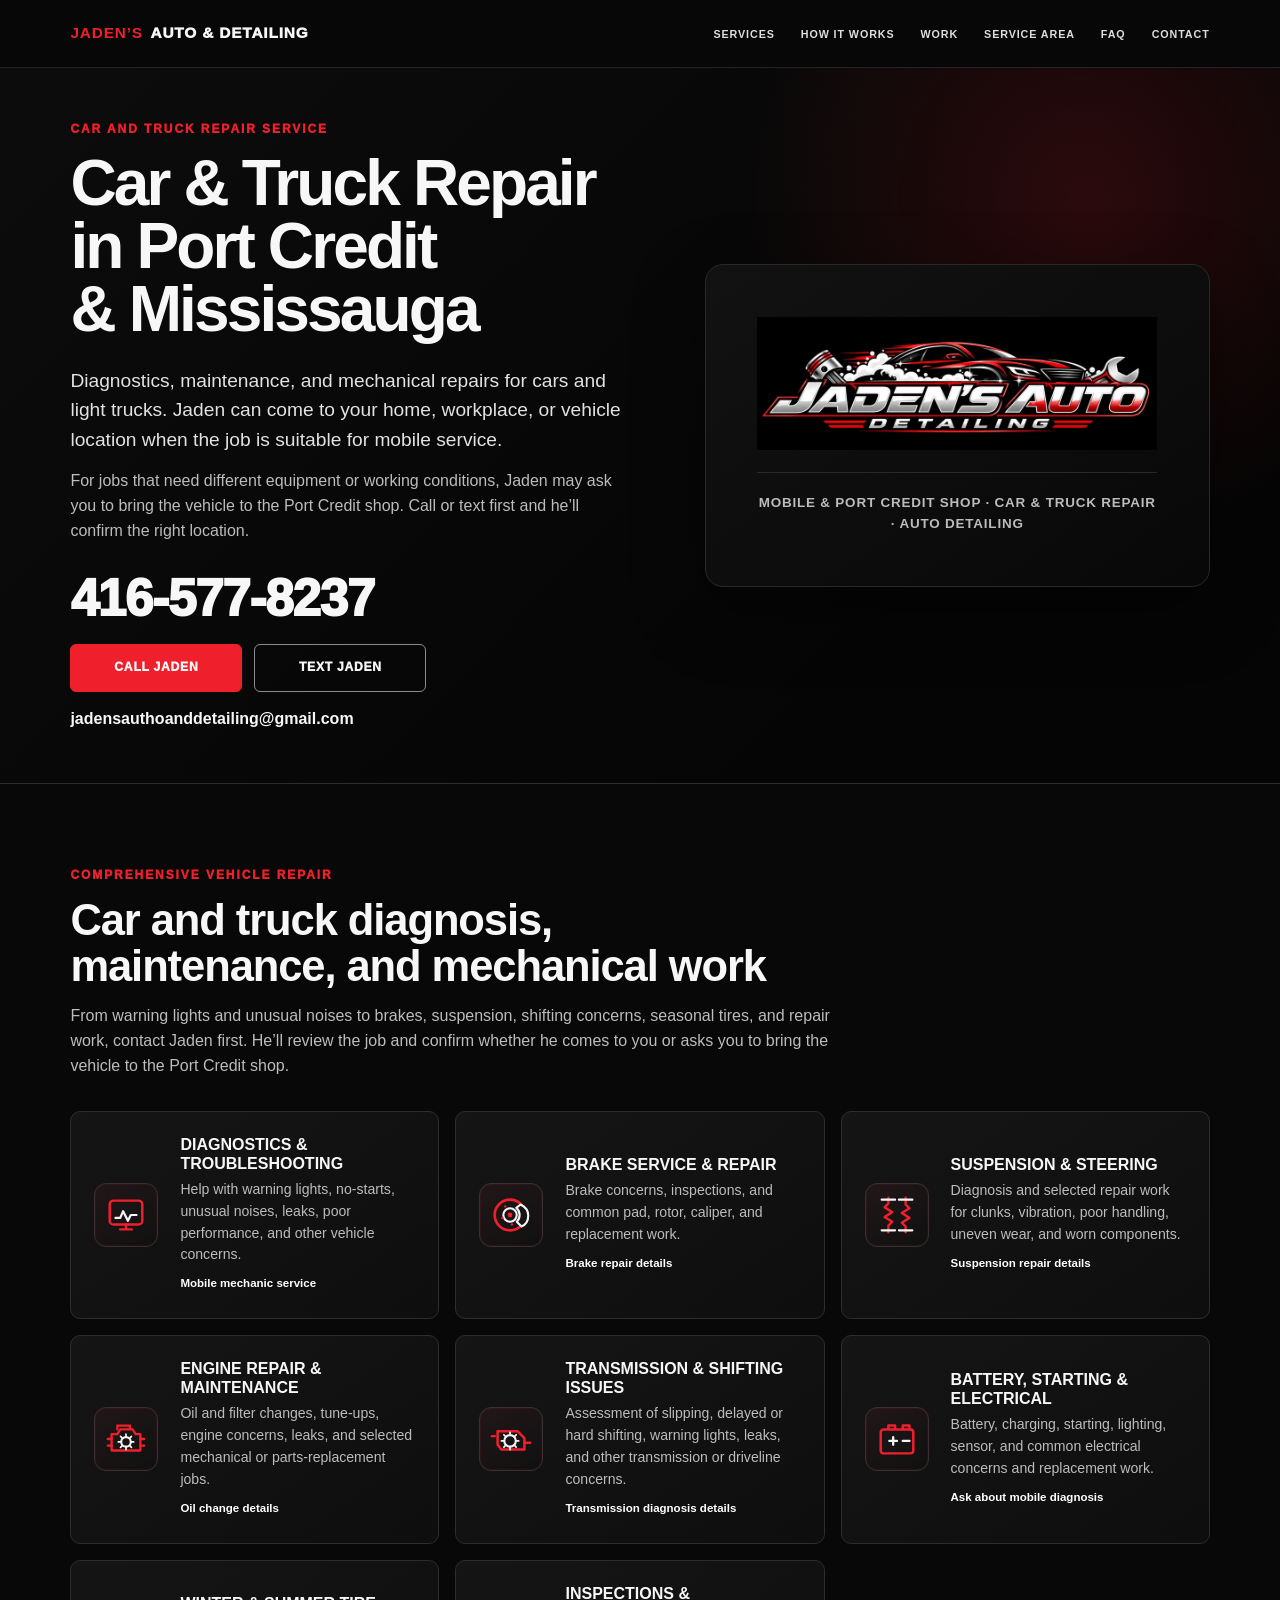
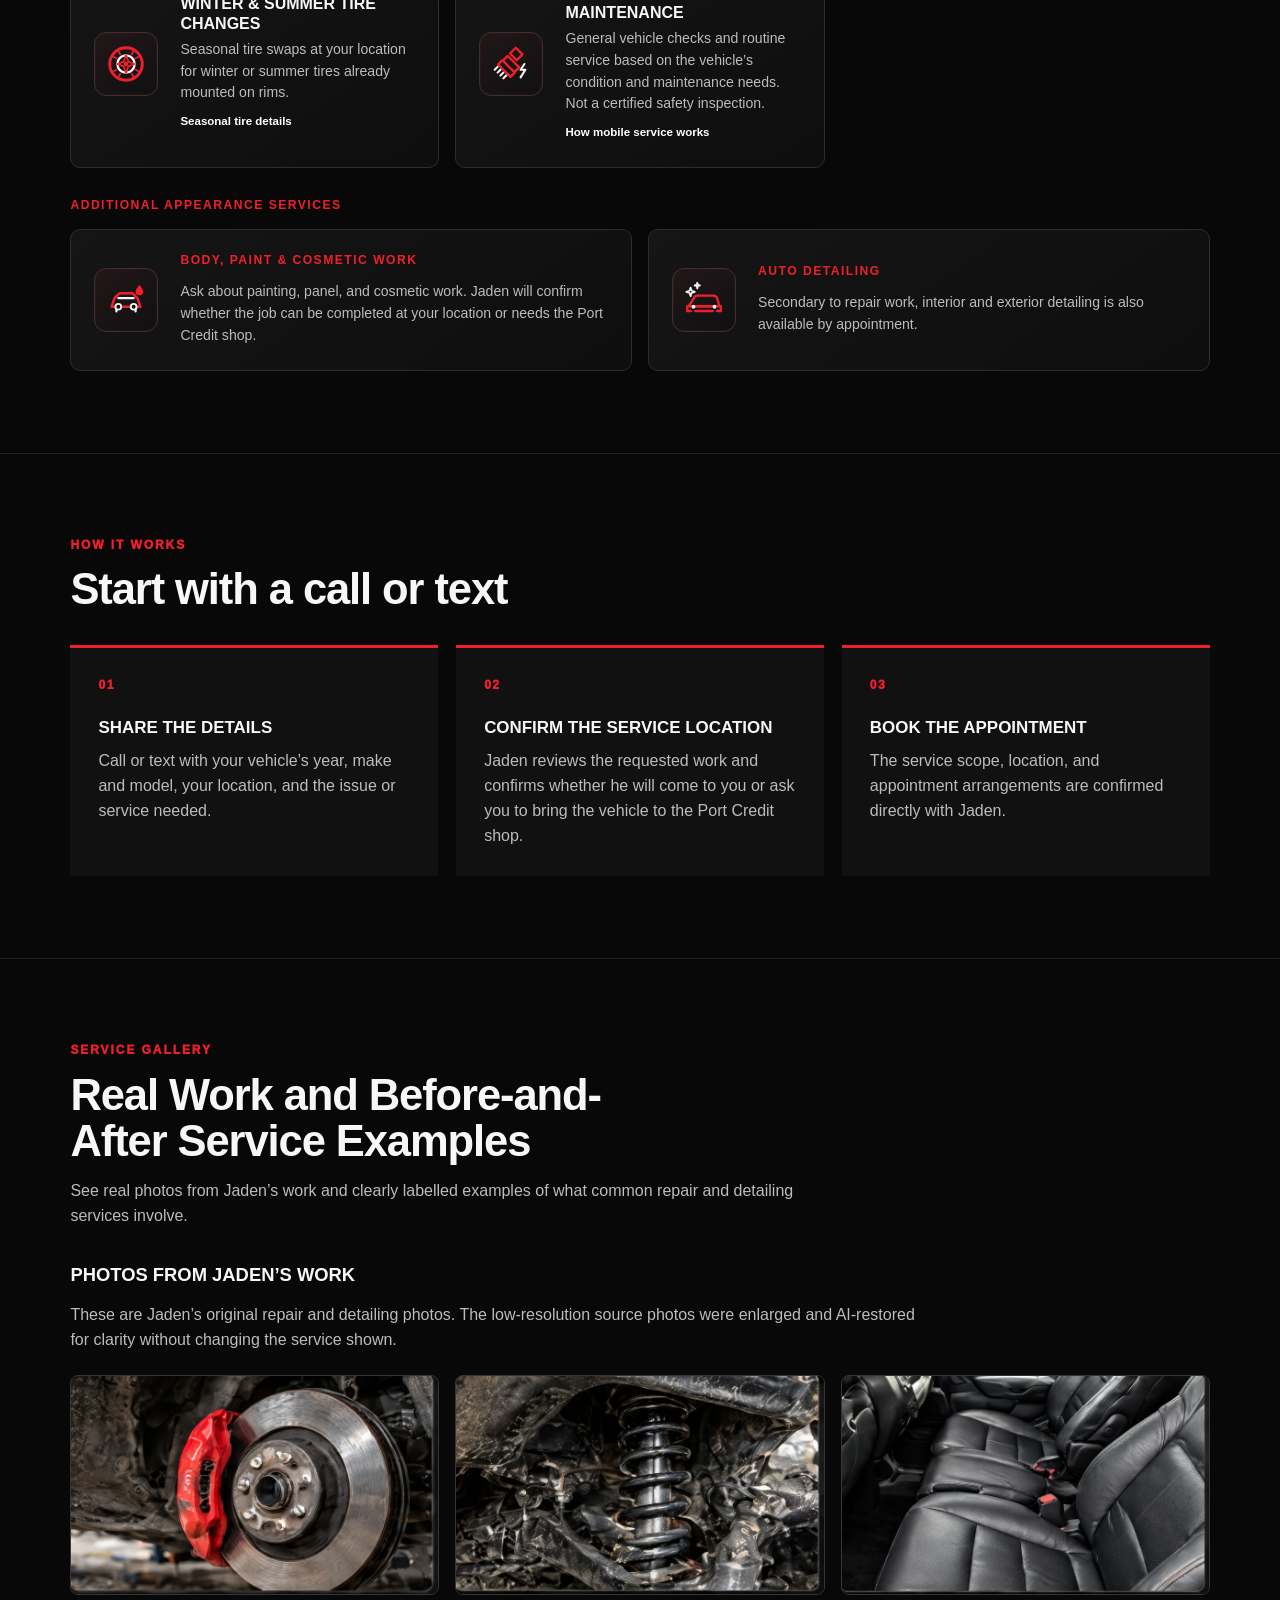
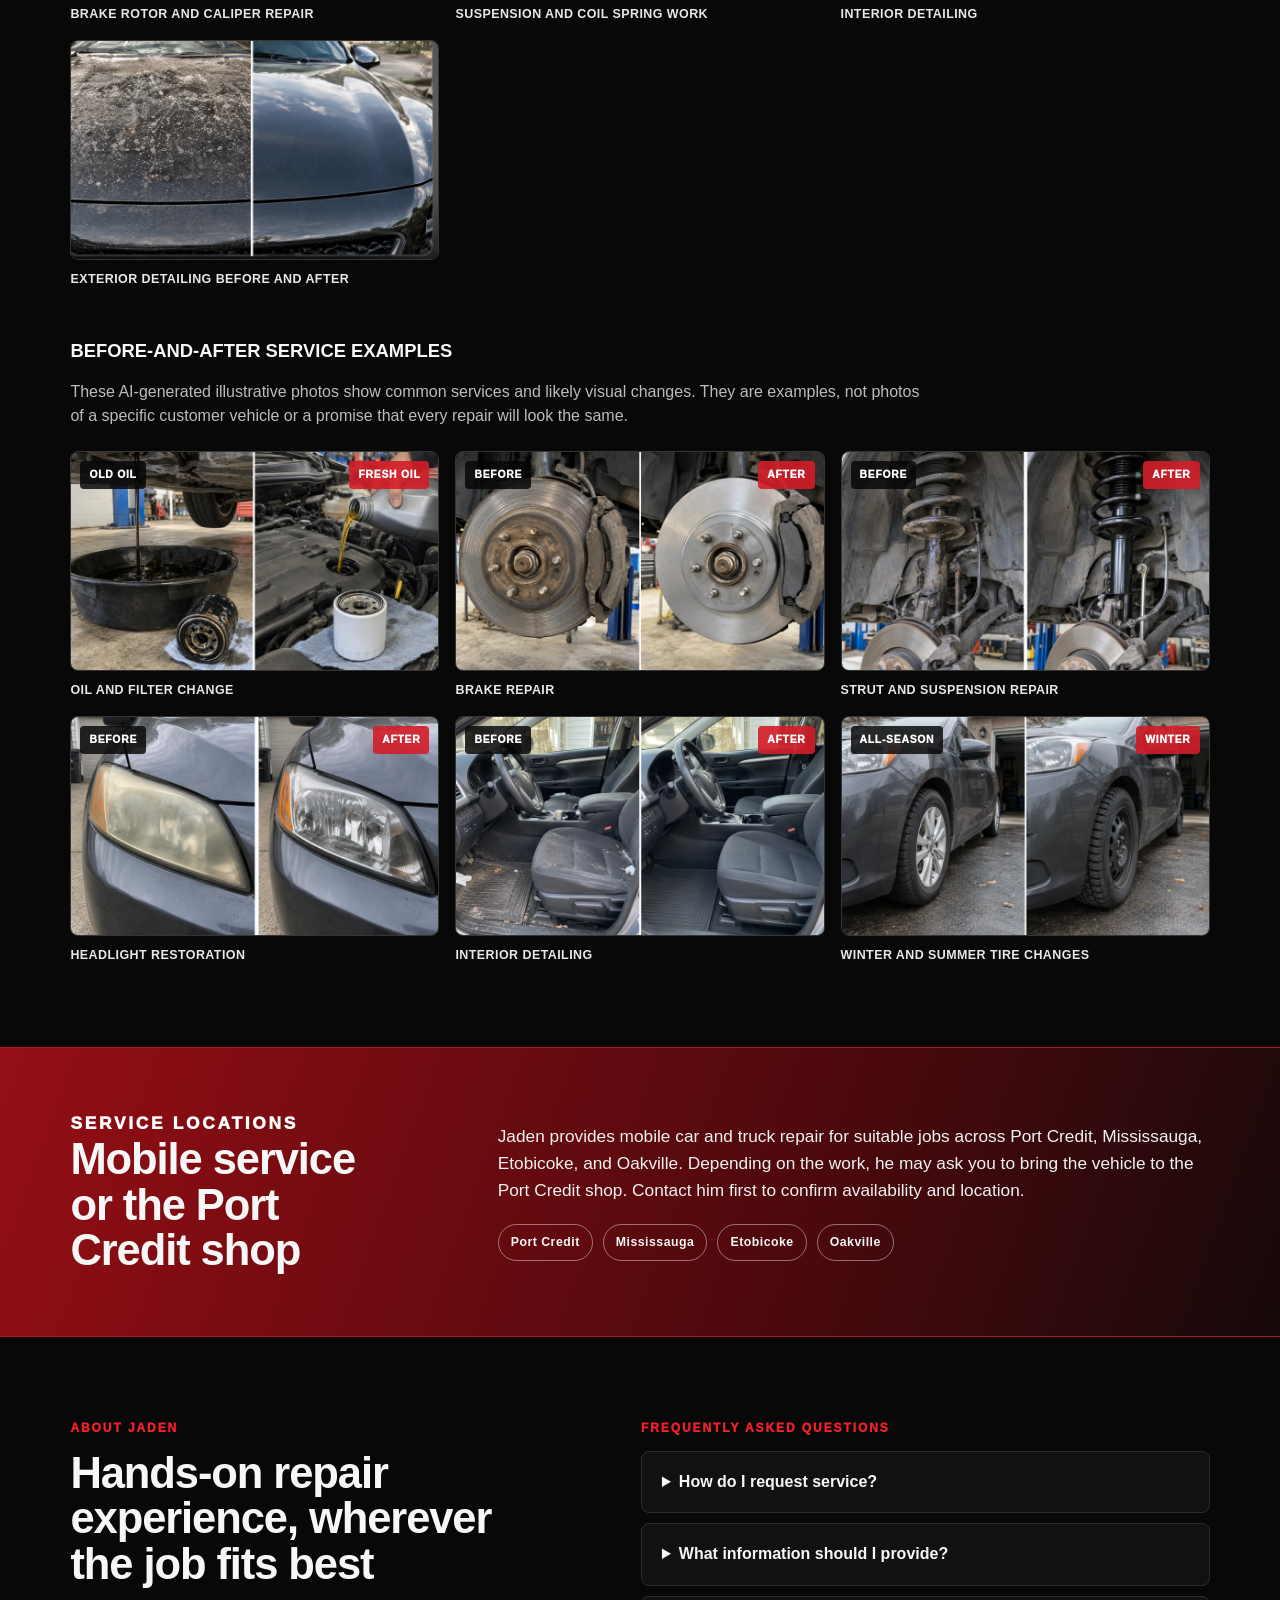
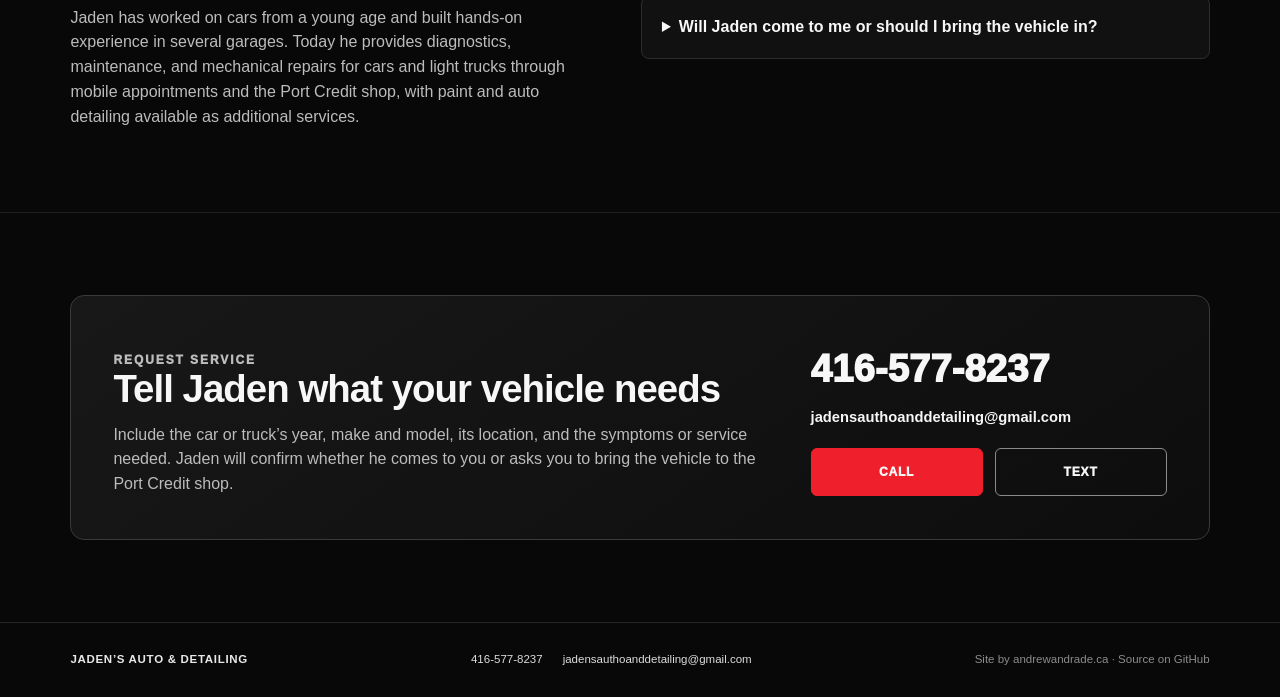
<file: index.html>
<!doctype html>
<html lang="en-CA">
<head>
  <meta charset="utf-8">
  <meta name="viewport" content="width=device-width, initial-scale=1">
  <meta name="theme-color" content="#080808">
  <title>Car &amp; Truck Repair Port Credit &amp; Mississauga | Jaden’s</title>
  <meta name="description" content="Car and truck repair in Port Credit and Mississauga. Jaden can come to you for suitable jobs or ask you to bring the vehicle to the Port Credit shop.">
  <link rel="canonical" href="https://jadens-auto-and-detailing.github.io/">
  <link rel="icon" href="/assets/favicon.svg" type="image/svg+xml">
  <meta property="og:type" content="website">
  <meta property="og:site_name" content="Jaden’s Auto &amp; Detailing">
  <meta property="og:title" content="Car &amp; Truck Repair Port Credit &amp; Mississauga | Jaden’s">
  <meta property="og:description" content="Car and truck diagnostics and repair, completed at your location when suitable or at the Port Credit shop.">
  <meta property="og:url" content="https://jadens-auto-and-detailing.github.io/">
  <meta property="og:image" content="https://jadens-auto-and-detailing.github.io/assets/social-preview.jpg">
  <meta property="og:image:width" content="1200">
  <meta property="og:image:height" content="630">
  <meta property="og:image:alt" content="Jaden’s Auto &amp; Detailing mobile mechanic contact information">
  <meta name="twitter:card" content="summary_large_image">
  <meta name="twitter:title" content="Car &amp; Truck Repair Port Credit &amp; Mississauga">
  <meta name="twitter:description" content="Car and truck repair at your location when suitable or at the Port Credit shop.">
  <meta name="twitter:image" content="https://jadens-auto-and-detailing.github.io/assets/social-preview.jpg">
  <script type="application/ld+json">
  {
    "@context": "https://schema.org",
    "@type": "AutoRepair",
    "@id": "https://jadens-auto-and-detailing.github.io/#business",
    "name": "Jaden's Auto & Detailing",
    "url": "https://jadens-auto-and-detailing.github.io/",
    "logo": "https://jadens-auto-and-detailing.github.io/assets/jadens-auto-detailing-logo.webp",
    "image": "https://jadens-auto-and-detailing.github.io/assets/social-preview.jpg",
    "telephone": "+1-416-577-8237",
    "email": "jadensauthoanddetailing@gmail.com",
    "areaServed": [
      {"@type": "Place", "name": "Port Credit"},
      {"@type": "City", "name": "Mississauga"},
      {"@type": "City", "name": "Etobicoke"},
      {"@type": "City", "name": "Oakville"}
    ],
    "hasOfferCatalog": {
      "@type": "OfferCatalog",
      "name": "Mobile and Port Credit shop car and truck repair services",
      "itemListElement": [
        {"@type": "Offer", "itemOffered": {"@type": "Service", "name": "Car and truck diagnostics and troubleshooting", "url": "https://jadens-auto-and-detailing.github.io/services/mobile-mechanic/"}},
        {"@type": "Offer", "itemOffered": {"@type": "Service", "name": "Oil and filter changes", "url": "https://jadens-auto-and-detailing.github.io/services/oil-change/"}},
        {"@type": "Offer", "itemOffered": {"@type": "Service", "name": "Brake service", "url": "https://jadens-auto-and-detailing.github.io/services/brake-repair/"}},
        {"@type": "Offer", "itemOffered": {"@type": "Service", "name": "Suspension and steering service", "url": "https://jadens-auto-and-detailing.github.io/services/suspension-repair/"}},
        {"@type": "Offer", "itemOffered": {"@type": "Service", "name": "Engine repair and routine maintenance"}},
        {"@type": "Offer", "itemOffered": {"@type": "Service", "name": "Transmission and shifting issue diagnosis", "url": "https://jadens-auto-and-detailing.github.io/services/transmission-diagnostics/"}},
        {"@type": "Offer", "itemOffered": {"@type": "Service", "name": "Battery, starting and electrical service"}},
        {"@type": "Offer", "itemOffered": {"@type": "Service", "name": "Winter and summer tire changes on mounted rims", "url": "https://jadens-auto-and-detailing.github.io/services/seasonal-tire-changes/"}},
        {"@type": "Offer", "itemOffered": {"@type": "Service", "name": "Body, paint and cosmetic work"}},
        {"@type": "Offer", "itemOffered": {"@type": "Service", "name": "Auto detailing"}}
      ]
    },
    "contactPoint": {
      "@type": "ContactPoint",
      "telephone": "+1-416-577-8237",
      "email": "jadensauthoanddetailing@gmail.com",
      "contactType": "customer service"
    }
  }
  </script>
  <style>
    :root {
      --bg: #080808;
      --panel: #111;
      --panel-soft: #171717;
      --text: #f7f7f7;
      --muted: #bcbcbc;
      --line: #2d2d2d;
      --red: #ef202b;
      --red-dark: #8f0c13;
      --max: 1280px;
    }

    * { box-sizing: border-box; }
    html { scroll-behavior: smooth; }
    body {
      margin: 0;
      background: var(--bg);
      color: var(--text);
      font-family: Inter, Arial, Helvetica, sans-serif;
      line-height: 1.55;
    }
    img { display: block; max-width: 100%; }
    section[id] { scroll-margin-top: 78px; }
    a { color: inherit; text-decoration: none; }
    a:focus-visible, summary:focus-visible {
      outline: 3px solid #fff;
      outline-offset: 4px;
      border-radius: 3px;
    }
    .skip-link {
      position: fixed;
      left: 16px;
      top: -80px;
      z-index: 200;
      padding: 10px 14px;
      background: #fff;
      color: #000;
      font-weight: 900;
    }
    .skip-link:focus { top: 12px; }
    .shell { width: min(var(--max), 89vw); margin-inline: auto; }

    .site-header {
      position: sticky;
      top: 0;
      z-index: 80;
      min-height: 68px;
      display: flex;
      align-items: center;
      justify-content: space-between;
      gap: 28px;
      padding: 0 5.5vw;
      border-bottom: 1px solid #242424;
      background: rgba(8, 8, 8, .96);
      backdrop-filter: blur(12px);
    }
    .brand-wordmark {
      white-space: nowrap;
      text-transform: uppercase;
      letter-spacing: .055em;
      font-size: .96rem;
      font-weight: 950;
    }
    .brand-wordmark strong { color: var(--red); margin-right: .2em; }
    .site-nav { display: flex; align-items: center; gap: 26px; }
    .site-nav a {
      padding: 23px 0 20px;
      border-bottom: 2px solid transparent;
      color: #dedede;
      font-size: .67rem;
      font-weight: 900;
      letter-spacing: .085em;
      text-transform: uppercase;
    }
    .site-nav a:hover, .site-nav a:focus-visible { color: #fff; border-bottom-color: var(--red); }

    .hero {
      background:
        radial-gradient(circle at 85% 18%, rgba(239, 32, 43, .16), transparent 28%),
        linear-gradient(135deg, #0c0c0c, #050505 72%);
      border-bottom: 1px solid var(--line);
    }
    .hero-grid {
      min-height: 620px;
      display: grid;
      grid-template-columns: 1.05fr .95fr;
      align-items: center;
      gap: clamp(36px, 6vw, 90px);
      padding: 52px 0;
    }
    .eyebrow, .section-label {
      margin: 0 0 13px;
      color: var(--red);
      font-size: .75rem;
      font-weight: 950;
      letter-spacing: .16em;
      text-transform: uppercase;
    }
    h1 {
      max-width: 780px;
      margin: 0;
      font-size: clamp(2.65rem, 5vw, 4.6rem);
      line-height: .99;
      letter-spacing: -.045em;
      text-wrap: balance;
    }
    .hero-summary {
      max-width: 730px;
      margin: 24px 0 0;
      color: #e2e2e2;
      font-size: clamp(1.02rem, 1.5vw, 1.2rem);
    }
    .hero-next {
      max-width: 700px;
      margin: 14px 0 0;
      color: var(--muted);
    }
    .hero-contact { margin-top: 30px; }
    .hero-phone {
      display: inline-block;
      font-size: clamp(2rem, 4vw, 3.45rem);
      line-height: 1;
      font-weight: 950;
      letter-spacing: -.025em;
    }
    .hero-phone:hover, .email-link:hover, .footer-contact a:hover { text-decoration: underline; text-decoration-color: var(--red); text-underline-offset: 5px; }
    .actions { display: flex; flex-wrap: wrap; gap: 12px; margin-top: 19px; }
    .btn {
      min-width: 172px;
      min-height: 48px;
      display: inline-flex;
      align-items: center;
      justify-content: center;
      padding: 11px 20px;
      border: 1px solid #8b8b8b;
      border-radius: 6px;
      font-size: .76rem;
      font-weight: 950;
      letter-spacing: .06em;
      text-transform: uppercase;
    }
    .btn-primary { background: var(--red); border-color: var(--red); }
    .btn:hover { filter: brightness(1.12); }
    .email-link {
      display: inline-block;
      max-width: 100%;
      margin-top: 15px;
      font-weight: 800;
      overflow-wrap: anywhere;
    }
    .hero-brand {
      padding: clamp(24px, 4vw, 54px);
      border: 1px solid #292929;
      border-radius: 18px;
      background: linear-gradient(145deg, #121212, #080808);
      box-shadow: 0 24px 70px rgba(0, 0, 0, .44);
    }
    .hero-brand img { width: 100%; height: auto; }
    .hero-brand-note {
      margin: 22px 0 0;
      padding-top: 20px;
      border-top: 1px solid #292929;
      color: var(--muted);
      text-align: center;
      font-size: .84rem;
      font-weight: 800;
      letter-spacing: .06em;
      text-transform: uppercase;
    }

    .section { padding: 82px 0; }
    .section + .section { border-top: 1px solid #202020; }
    .section-heading { max-width: 780px; margin-bottom: 32px; }
    h2 {
      margin: 0;
      font-size: clamp(2rem, 3.4vw, 3.25rem);
      line-height: 1.05;
      letter-spacing: -.025em;
      text-wrap: balance;
    }
    .section-intro { margin: 15px 0 0; color: var(--muted); font-size: 1rem; }

    .services-grid { display: grid; grid-template-columns: repeat(3, 1fr); gap: 16px; }
    .service-card {
      min-width: 0;
      display: grid;
      grid-template-columns: 70px minmax(0, 1fr);
      align-items: center;
      gap: 16px;
      padding: 23px;
      border: 1px solid var(--line);
      border-radius: 10px;
      background: linear-gradient(145deg, #151515, #0e0e0e);
    }
    .service-icon-shell {
      width: 64px;
      height: 64px;
      display: grid;
      place-items: center;
      border: 1px solid #3a3031;
      border-radius: 12px;
      background: linear-gradient(145deg, #211719, #101010);
      box-shadow: inset 0 0 0 1px rgba(239, 32, 43, .08);
    }
    .service-icon { width: 46px; height: 46px; object-fit: contain; }
    .service-card h3 { margin: 0 0 6px; font-size: 1rem; line-height: 1.2; text-transform: uppercase; }
    .service-card p { margin: 0; color: var(--muted); font-size: .88rem; }
    .service-link { display: inline-block; margin-top: 9px; color: #fff; font-size: .72rem; font-weight: 900; text-underline-offset: 3px; }
    .service-link:hover { color: var(--red); }
    .service-secondary { margin-top: 28px; }
    .service-secondary h3 { margin: 0 0 14px; color: var(--red); font-size: .76rem; letter-spacing: .12em; text-transform: uppercase; }
    .service-secondary-grid { display: grid; grid-template-columns: repeat(2, 1fr); gap: 16px; }
    .service-secondary .service-card { max-width: none; }

    .steps { display: grid; grid-template-columns: repeat(3, 1fr); gap: 18px; counter-reset: steps; }
    .step {
      counter-increment: steps;
      padding: 28px;
      border-top: 3px solid var(--red);
      background: var(--panel);
    }
    .step::before {
      content: "0" counter(steps);
      display: block;
      margin-bottom: 20px;
      color: var(--red);
      font-size: .76rem;
      font-weight: 950;
      letter-spacing: .12em;
    }
    .step h3 { margin: 0 0 8px; font-size: 1.06rem; text-transform: uppercase; }
    .step p { margin: 0; color: var(--muted); }

    .work-grid { display: grid; grid-template-columns: repeat(3, 1fr); gap: 16px; }
    .work-group + .work-group { margin-top: 48px; }
    .work-group-heading { margin: 0 0 18px; font-size: 1.15rem; text-transform: uppercase; }
    .work-note { max-width: 850px; margin: -4px 0 22px; color: var(--muted); }
    .work-card { margin: 0; }
    .work-image-wrap { position: relative; }
    .work-card img {
      display: block;
      width: 100%;
      height: auto;
      aspect-ratio: 1.68 / 1;
      object-fit: cover;
      border: 1px solid #353535;
      border-radius: 8px;
      background: #151515;
    }
    .work-label {
      position: absolute;
      top: 10px;
      padding: 6px 9px;
      border-radius: 4px;
      background: rgba(5, 5, 5, .82);
      color: #fff;
      font-size: .65rem;
      font-weight: 950;
      letter-spacing: .07em;
      text-transform: uppercase;
    }
    .work-label-left { left: 10px; }
    .work-label-right { right: 10px; background: rgba(211, 29, 40, .9); }
    .work-card figcaption {
      padding-top: 10px;
      color: #e8e8e8;
      font-size: .78rem;
      font-weight: 850;
      letter-spacing: .035em;
      text-transform: uppercase;
    }

    .service-area {
      background: linear-gradient(110deg, #950e15, #4d090d 62%, #17090a);
      border-block: 1px solid #a32127;
    }
    .service-area-grid {
      display: grid;
      grid-template-columns: .7fr 1.3fr;
      align-items: center;
      gap: 44px;
      padding: 62px 0;
    }
    .service-area p { margin: 0; color: #f2f2f2; font-size: 1.08rem; }
    .areas { display: flex; flex-wrap: wrap; gap: 10px; margin-top: 20px; }
    .areas span { padding: 8px 12px; border: 1px solid rgba(255, 255, 255, .42); border-radius: 999px; font-size: .77rem; font-weight: 900; letter-spacing: .04em; }

    .info-grid { display: grid; grid-template-columns: .95fr 1.05fr; gap: 56px; }
    .about-copy { margin: 18px 0 0; color: var(--muted); }
    .faq-list { display: grid; gap: 10px; }
    details { border: 1px solid var(--line); border-radius: 8px; background: var(--panel); }
    summary { cursor: pointer; padding: 18px 20px; font-weight: 900; }
    details p { margin: 0; padding: 0 20px 20px; color: var(--muted); }

    .quote {
      display: grid;
      grid-template-columns: 1fr auto;
      align-items: center;
      gap: 36px;
      padding: 42px;
      border: 1px solid #3a3a3a;
      border-radius: 14px;
      background: linear-gradient(145deg, #181818, #0d0d0d);
    }
    .quote h2 { font-size: clamp(2rem, 3vw, 3rem); }
    .quote p { max-width: 720px; margin: 13px 0 0; color: var(--muted); }
    .quote-contact { min-width: min(100%, 330px); }
    .quote-phone { display: block; font-size: clamp(1.7rem, 3vw, 2.5rem); font-weight: 950; }
    .quote-email { display: block; margin-top: 8px; font-size: .92rem; font-weight: 800; overflow-wrap: anywhere; }

    footer {
      display: grid;
      grid-template-columns: auto 1fr auto;
      align-items: center;
      gap: 28px;
      padding: 28px 5.5vw;
      border-top: 1px solid #252525;
      color: #8c8c8c;
      font-size: .72rem;
    }
    .footer-name { color: #e8e8e8; font-weight: 900; letter-spacing: .06em; text-transform: uppercase; }
    .footer-contact { display: flex; flex-wrap: wrap; justify-content: center; gap: 20px; color: #ddd; }
    .footer-credit { text-align: right; }
    .mobile-contact-bar { display: none; }

    @media (max-width: 1060px) {
      .site-nav { gap: 16px; }
      .site-nav a { font-size: .62rem; }
      .hero-grid { grid-template-columns: 1fr; min-height: auto; }
      .hero-brand { max-width: 720px; }
      .services-grid { grid-template-columns: repeat(2, 1fr); }
      .work-grid { grid-template-columns: repeat(2, 1fr); }
      footer { grid-template-columns: 1fr; align-items: start; }
      .footer-contact { justify-content: flex-start; }
      .footer-credit { text-align: left; }
    }

    @media (max-width: 760px) {
      body { padding-bottom: calc(64px + env(safe-area-inset-bottom)); }
      .site-header { min-height: 58px; }
      .site-nav { display: none; }
      .hero-grid { padding: 48px 0 56px; gap: 36px; }
      h1 { font-size: clamp(2.35rem, 12vw, 3.6rem); }
      .hero-summary { margin-top: 20px; }
      .hero-brand { padding: 20px; border-radius: 12px; }
      .hero-brand-note { font-size: .68rem; }
      .section { padding: 64px 0; }
      .steps { grid-template-columns: 1fr; }
      .service-area-grid, .info-grid, .quote { grid-template-columns: 1fr; }
      .quote { padding: 28px 24px; }
      .mobile-contact-bar {
        position: fixed;
        left: 0;
        right: 0;
        bottom: 0;
        z-index: 100;
        display: grid;
        grid-template-columns: 1fr 1fr;
        gap: 8px;
        padding: 8px 12px calc(8px + env(safe-area-inset-bottom));
        border-top: 1px solid #393939;
        background: rgba(8, 8, 8, .98);
        box-shadow: 0 -6px 20px rgba(0, 0, 0, .5);
      }
      .mobile-contact-bar a {
        min-height: 42px;
        display: flex;
        align-items: center;
        justify-content: center;
        border-radius: 5px;
        background: var(--red);
        color: #fff;
        font-size: .76rem;
        font-weight: 950;
        letter-spacing: .06em;
        text-transform: uppercase;
      }
      .mobile-contact-bar a:last-child { border: 1px solid #777; background: #202020; }
    }

    @media (max-width: 560px) {
      .shell { width: min(90vw, 500px); }
      .brand-wordmark { font-size: .76rem; }
      .hero-phone { font-size: 2.22rem; }
      .actions .btn { min-width: 0; flex: 1 1 130px; }
      .services-grid, .service-secondary-grid, .work-grid { grid-template-columns: 1fr; }
      .service-card { grid-template-columns: 62px minmax(0, 1fr); padding: 18px 16px; gap: 12px; }
      .service-icon-shell { width: 56px; height: 56px; }
      .service-icon { width: 40px; height: 40px; }
      .service-area-grid { gap: 22px; padding: 52px 0; }
      .quote-contact { min-width: 0; }
      footer { padding-bottom: 28px; }
    }
  </style>
</head>
<body>
  <a class="skip-link" href="#main">Skip to main content</a>
  <header class="site-header">
    <a href="#top" aria-label="Jaden's Auto and Detailing home">
      <span class="brand-wordmark"><strong>Jaden’s</strong> Auto &amp; Detailing</span>
    </a>
    <nav class="site-nav" aria-label="Primary navigation">
      <a href="#services">Services</a>
      <a href="#how-it-works">How it works</a>
      <a href="#work">Work</a>
      <a href="#service-area">Service area</a>
      <a href="#faq">FAQ</a>
      <a href="#contact">Contact</a>
    </nav>
  </header>

  <main id="main">
    <section class="hero" id="top">
      <div class="shell hero-grid">
        <div>
          <p class="eyebrow">Car and truck repair service</p>
          <h1>Car &amp; Truck Repair in Port Credit &amp; Mississauga</h1>
          <p class="hero-summary">Diagnostics, maintenance, and mechanical repairs for cars and light trucks. Jaden can come to your home, workplace, or vehicle location when the job is suitable for mobile service.</p>
          <p class="hero-next">For jobs that need different equipment or working conditions, Jaden may ask you to bring the vehicle to the Port Credit shop. Call or text first and he’ll confirm the right location.</p>
          <div class="hero-contact">
            <a class="hero-phone" href="tel:+14165778237" aria-label="Call Jaden at 416-577-8237">416-577-8237</a>
            <div class="actions">
              <a class="btn btn-primary" href="tel:+14165778237">Call Jaden</a>
              <a class="btn" href="sms:+14165778237">Text Jaden</a>
            </div>
            <a class="email-link" href="mailto:jadensauthoanddetailing@gmail.com">jadensauthoanddetailing@gmail.com</a>
          </div>
        </div>
        <div class="hero-brand">
          <img src="assets/jadens-auto-detailing-logo.webp" width="900" height="300" alt="Jaden’s Auto &amp; Detailing" fetchpriority="high" decoding="async">
          <p class="hero-brand-note">Mobile &amp; Port Credit shop · Car &amp; truck repair · Auto detailing</p>
        </div>
      </div>
    </section>

    <section class="section" id="services">
      <div class="shell">
        <div class="section-heading">
          <p class="section-label">Comprehensive vehicle repair</p>
          <h2>Car and truck diagnosis, maintenance, and mechanical work</h2>
          <p class="section-intro">From warning lights and unusual noises to brakes, suspension, shifting concerns, seasonal tires, and repair work, contact Jaden first. He’ll review the job and confirm whether he comes to you or asks you to bring the vehicle to the Port Credit shop.</p>
        </div>
        <div class="services-grid">
          <article class="service-card">
            <div class="service-icon-shell"><img class="service-icon" src="assets/icons/service-diagnostics.svg" width="48" height="48" alt="" aria-hidden="true"></div>
            <div><h3>Diagnostics &amp; troubleshooting</h3><p>Help with warning lights, no-starts, unusual noises, leaks, poor performance, and other vehicle concerns.</p><a class="service-link" href="services/mobile-mechanic/">Mobile mechanic service</a></div>
          </article>
          <article class="service-card">
            <div class="service-icon-shell"><img class="service-icon" src="assets/icons/service-brakes.svg" width="48" height="48" alt="" aria-hidden="true"></div>
            <div><h3>Brake service &amp; repair</h3><p>Brake concerns, inspections, and common pad, rotor, caliper, and replacement work.</p><a class="service-link" href="services/brake-repair/">Brake repair details</a></div>
          </article>
          <article class="service-card">
            <div class="service-icon-shell"><img class="service-icon" src="assets/icons/service-suspension.svg" width="48" height="48" alt="" aria-hidden="true"></div>
            <div><h3>Suspension &amp; steering</h3><p>Diagnosis and selected repair work for clunks, vibration, poor handling, uneven wear, and worn components.</p><a class="service-link" href="services/suspension-repair/">Suspension repair details</a></div>
          </article>
          <article class="service-card">
            <div class="service-icon-shell"><img class="service-icon" src="assets/icons/service-engine-transmission.svg" width="48" height="48" alt="" aria-hidden="true"></div>
            <div><h3>Engine repair &amp; maintenance</h3><p>Oil and filter changes, tune-ups, engine concerns, leaks, and selected mechanical or parts-replacement jobs.</p><a class="service-link" href="services/oil-change/">Oil change details</a></div>
          </article>
          <article class="service-card">
            <div class="service-icon-shell"><img class="service-icon" src="assets/icons/service-transmission.svg" width="48" height="48" alt="" aria-hidden="true"></div>
            <div><h3>Transmission &amp; shifting issues</h3><p>Assessment of slipping, delayed or hard shifting, warning lights, leaks, and other transmission or driveline concerns.</p><a class="service-link" href="services/transmission-diagnostics/">Transmission diagnosis details</a></div>
          </article>
          <article class="service-card">
            <div class="service-icon-shell"><img class="service-icon" src="assets/icons/service-electrical.svg" width="48" height="48" alt="" aria-hidden="true"></div>
            <div><h3>Battery, starting &amp; electrical</h3><p>Battery, charging, starting, lighting, sensor, and common electrical concerns and replacement work.</p><a class="service-link" href="services/mobile-mechanic/">Ask about mobile diagnosis</a></div>
          </article>
          <article class="service-card">
            <div class="service-icon-shell"><img class="service-icon" src="assets/icons/service-tire-change.svg" width="48" height="48" alt="" aria-hidden="true"></div>
            <div><h3>Winter &amp; summer tire changes</h3><p>Seasonal tire swaps at your location for winter or summer tires already mounted on rims.</p><a class="service-link" href="services/seasonal-tire-changes/">Seasonal tire details</a></div>
          </article>
          <article class="service-card">
            <div class="service-icon-shell"><img class="service-icon" src="assets/icons/service-tune-up.svg" width="48" height="48" alt="" aria-hidden="true"></div>
            <div><h3>Inspections &amp; maintenance</h3><p>General vehicle checks and routine service based on the vehicle’s condition and maintenance needs. Not a certified safety inspection.</p><a class="service-link" href="services/mobile-mechanic/">How mobile service works</a></div>
          </article>
        </div>
        <div class="service-secondary">
          <h3>Additional appearance services</h3>
          <div class="service-secondary-grid">
            <article class="service-card">
              <div class="service-icon-shell"><img class="service-icon" src="assets/icons/service-paint-body.svg" width="48" height="48" alt="" aria-hidden="true"></div>
              <div><h3>Body, paint &amp; cosmetic work</h3><p>Ask about painting, panel, and cosmetic work. Jaden will confirm whether the job can be completed at your location or needs the Port Credit shop.</p></div>
            </article>
            <article class="service-card">
              <div class="service-icon-shell"><img class="service-icon" src="assets/icons/service-detailing.svg" width="48" height="48" alt="" aria-hidden="true"></div>
              <div><h3>Auto detailing</h3><p>Secondary to repair work, interior and exterior detailing is also available by appointment.</p></div>
            </article>
          </div>
        </div>
      </div>
    </section>

    <section class="section" id="how-it-works">
      <div class="shell">
        <div class="section-heading">
          <p class="section-label">How it works</p>
          <h2>Start with a call or text</h2>
        </div>
        <div class="steps">
          <article class="step"><h3>Share the details</h3><p>Call or text with your vehicle’s year, make and model, your location, and the issue or service needed.</p></article>
          <article class="step"><h3>Confirm the service location</h3><p>Jaden reviews the requested work and confirms whether he will come to you or ask you to bring the vehicle to the Port Credit shop.</p></article>
          <article class="step"><h3>Book the appointment</h3><p>The service scope, location, and appointment arrangements are confirmed directly with Jaden.</p></article>
        </div>
      </div>
    </section>

    <section class="section" id="work">
      <div class="shell">
        <div class="section-heading">
          <p class="section-label">Service gallery</p>
          <h2>Real Work and Before-and-After Service Examples</h2>
          <p class="section-intro">See real photos from Jaden’s work and clearly labelled examples of what common repair and detailing services involve.</p>
        </div>
        <div class="work-group">
          <h3 class="work-group-heading">Photos from Jaden’s work</h3>
          <p class="work-note">These are Jaden’s original repair and detailing photos. The low-resolution source photos were enlarged and AI-restored for clarity without changing the service shown.</p>
          <div class="work-grid">
            <figure class="work-card">
              <img src="assets/work/brake-rotor-caliper-repair.webp" width="1600" height="952" loading="lazy" decoding="async" alt="Red brake caliper and brake rotor during car brake repair">
              <figcaption>Brake rotor and caliper repair</figcaption>
            </figure>
            <figure class="work-card">
              <img src="assets/work/suspension-coil-spring-repair.webp" width="1600" height="952" loading="lazy" decoding="async" alt="Coil spring, shock, and suspension components beneath a vehicle">
              <figcaption>Suspension and coil spring work</figcaption>
            </figure>
            <figure class="work-card">
              <img src="assets/work/black-leather-interior-detailing.webp" width="1600" height="952" loading="lazy" decoding="async" alt="Clean black leather car seats after interior auto detailing">
              <figcaption>Interior detailing</figcaption>
            </figure>
            <figure class="work-card">
              <img src="assets/work/vehicle-hood-detailing-before-after.webp" width="1600" height="952" loading="lazy" decoding="async" alt="Dirty and clean vehicle hood before and after exterior auto detailing">
              <figcaption>Exterior detailing before and after</figcaption>
            </figure>
          </div>
        </div>
        <div class="work-group">
          <h3 class="work-group-heading">Before-and-after service examples</h3>
          <p class="work-note">These AI-generated illustrative photos show common services and likely visual changes. They are examples, not photos of a specific customer vehicle or a promise that every repair will look the same.</p>
          <div class="work-grid">
            <figure class="work-card">
              <div class="work-image-wrap">
                <img src="assets/work/oil-and-filter-change-process.webp" width="1600" height="952" loading="lazy" decoding="async" alt="Illustrative comparison of old oil draining and fresh engine oil with a new filter">
                <span class="work-label work-label-left">Old oil</span><span class="work-label work-label-right">Fresh oil</span>
              </div>
              <figcaption>Oil and filter change</figcaption>
            </figure>
            <figure class="work-card">
              <div class="work-image-wrap">
                <img src="assets/work/brake-repair-before-after.webp" width="1600" height="952" loading="lazy" decoding="async" alt="Illustrative before-and-after comparison of a worn brake rotor and replacement brake rotor">
                <span class="work-label work-label-left">Before</span><span class="work-label work-label-right">After</span>
              </div>
              <figcaption>Brake repair</figcaption>
            </figure>
            <figure class="work-card">
              <div class="work-image-wrap">
                <img src="assets/work/suspension-strut-repair-before-after.webp" width="1600" height="952" loading="lazy" decoding="async" alt="Illustrative before-and-after comparison of a leaking strut and replacement suspension strut">
                <span class="work-label work-label-left">Before</span><span class="work-label work-label-right">After</span>
              </div>
              <figcaption>Strut and suspension repair</figcaption>
            </figure>
            <figure class="work-card">
              <div class="work-image-wrap">
                <img src="assets/work/headlight-restoration-before-after.webp" width="1600" height="952" loading="lazy" decoding="async" alt="Illustrative before-and-after comparison of a cloudy headlight and restored clear headlight">
                <span class="work-label work-label-left">Before</span><span class="work-label work-label-right">After</span>
              </div>
              <figcaption>Headlight restoration</figcaption>
            </figure>
            <figure class="work-card">
              <div class="work-image-wrap">
                <img src="assets/work/interior-detailing-before-after.webp" width="1600" height="952" loading="lazy" decoding="async" alt="Illustrative before-and-after comparison of a dirty and professionally detailed car interior">
                <span class="work-label work-label-left">Before</span><span class="work-label work-label-right">After</span>
              </div>
              <figcaption>Interior detailing</figcaption>
            </figure>
            <figure class="work-card">
              <div class="work-image-wrap">
                <img src="assets/work/seasonal-tire-change-before-after.webp" width="1600" height="952" loading="lazy" decoding="async" alt="Illustrative comparison of an all-season wheel and a winter tire mounted on a steel rim">
                <span class="work-label work-label-left">All-season</span><span class="work-label work-label-right">Winter</span>
              </div>
              <figcaption>Winter and summer tire changes</figcaption>
            </figure>
          </div>
        </div>
      </div>
    </section>

    <section class="service-area" id="service-area">
      <div class="shell service-area-grid">
        <div><p class="section-label" style="color:#fff">Service locations</p><h2>Mobile service or the Port Credit shop</h2></div>
        <div>
          <p>Jaden provides mobile car and truck repair for suitable jobs across Port Credit, Mississauga, Etobicoke, and Oakville. Depending on the work, he may ask you to bring the vehicle to the Port Credit shop. Contact him first to confirm availability and location.</p>
          <div class="areas" aria-label="Service areas"><span>Port Credit</span><span>Mississauga</span><span>Etobicoke</span><span>Oakville</span></div>
        </div>
      </div>
    </section>

    <section class="section" id="faq">
      <div class="shell info-grid">
        <div>
          <p class="section-label">About Jaden</p>
          <h2>Hands-on repair experience, wherever the job fits best</h2>
          <p class="about-copy">Jaden has worked on cars from a young age and built hands-on experience in several garages. Today he provides diagnostics, maintenance, and mechanical repairs for cars and light trucks through mobile appointments and the Port Credit shop, with paint and auto detailing available as additional services.</p>
        </div>
        <div>
          <p class="section-label">Frequently asked questions</p>
          <div class="faq-list">
            <details><summary>How do I request service?</summary><p>Call or text 416-577-8237, or email jadensauthoanddetailing@gmail.com. Jaden will reply directly to confirm the details and appointment arrangements.</p></details>
            <details><summary>What information should I provide?</summary><p>Include your vehicle’s year, make and model, your location, and the issue or service needed. A useful photo can also help explain the request.</p></details>
            <details><summary>Will Jaden come to me or should I bring the vehicle in?</summary><p>Jaden reviews the symptoms and requested work first. He will confirm whether he can come to your location or needs you to bring the vehicle to the Port Credit shop.</p></details>
          </div>
        </div>
      </div>
    </section>

    <section class="section" id="contact">
      <div class="shell quote">
        <div>
          <p class="section-label">Request service</p>
          <h2>Tell Jaden what your vehicle needs</h2>
          <p>Include the car or truck’s year, make and model, its location, and the symptoms or service needed. Jaden will confirm whether he comes to you or asks you to bring the vehicle to the Port Credit shop.</p>
        </div>
        <div class="quote-contact">
          <a class="quote-phone" href="tel:+14165778237">416-577-8237</a>
          <a class="quote-email" href="mailto:jadensauthoanddetailing@gmail.com">jadensauthoanddetailing@gmail.com</a>
          <div class="actions"><a class="btn btn-primary" href="tel:+14165778237">Call</a><a class="btn" href="sms:+14165778237">Text</a></div>
        </div>
      </div>
    </section>
  </main>

  <footer>
    <div class="footer-name">Jaden’s Auto &amp; Detailing</div>
    <div class="footer-contact"><a href="tel:+14165778237">416-577-8237</a><a href="mailto:jadensauthoanddetailing@gmail.com">jadensauthoanddetailing@gmail.com</a></div>
    <div class="footer-credit">Site by <a href="https://andrewandrade.ca/" rel="noopener">andrewandrade.ca</a> · <a href="https://github.com/jadens-auto-and-detailing/jadens-auto-and-detailing.github.io" rel="noopener">Source on GitHub</a></div>
  </footer>

  <nav class="mobile-contact-bar" aria-label="Quick contact">
    <a href="tel:+14165778237">Call Jaden</a>
    <a href="sms:+14165778237">Text Jaden</a>
  </nav>
</body>
</html>
</file>
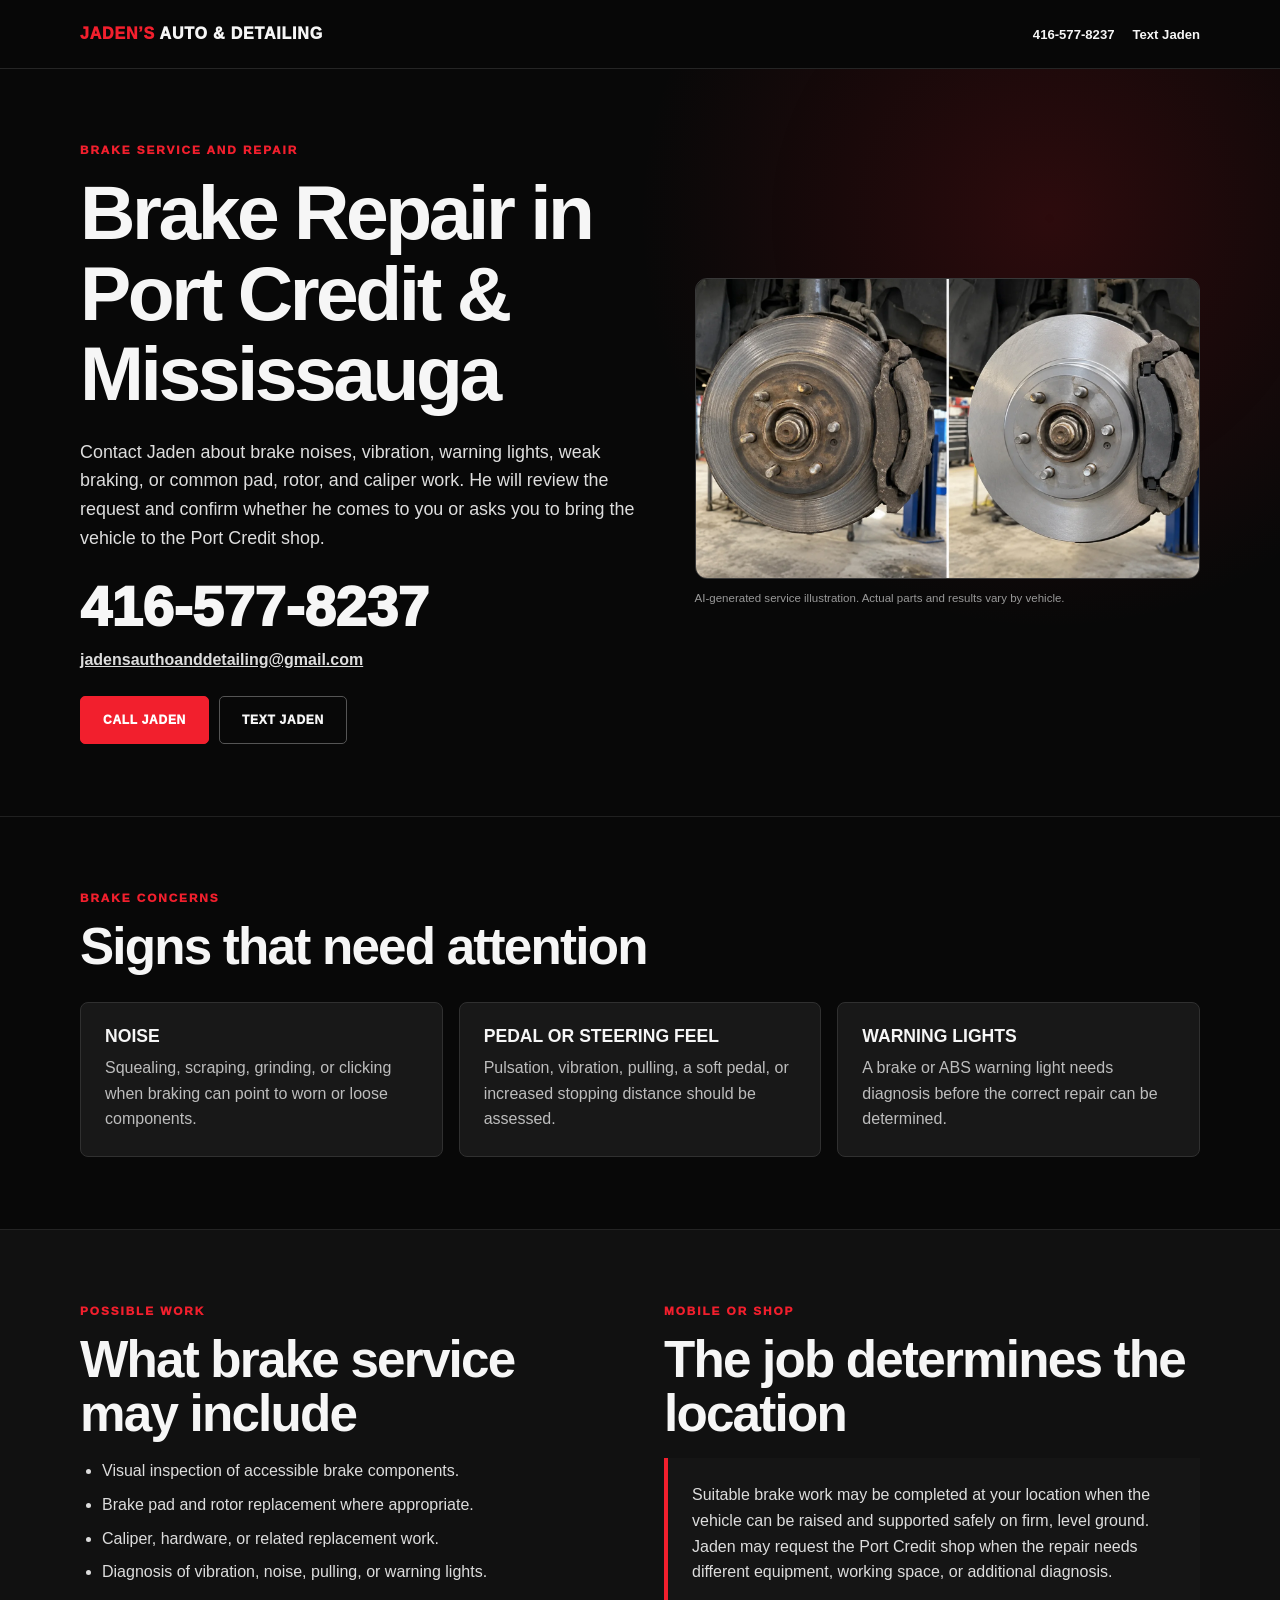
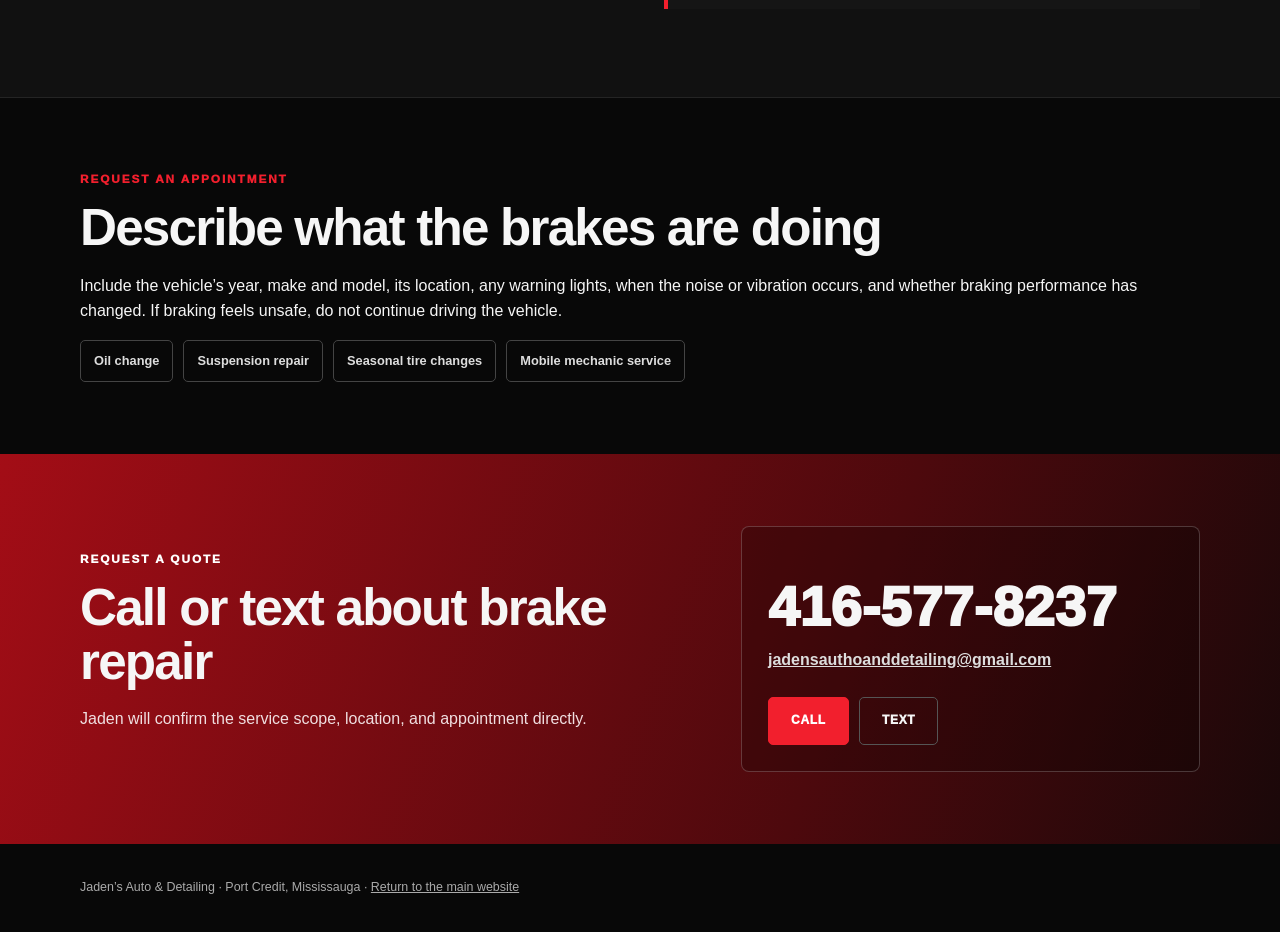
<file: services/brake-repair/index.html>
<!doctype html>
<html lang="en-CA">
<head>
  <meta charset="utf-8">
  <meta name="viewport" content="width=device-width, initial-scale=1">
  <title>Brake Repair in Port Credit &amp; Mississauga | Jaden’s</title>
  <meta name="description" content="Brake inspection and repair for cars and light trucks in Port Credit and Mississauga. Ask about pads, rotors, calipers, noises, vibration, and warning lights.">
  <link rel="canonical" href="https://jadens-auto-and-detailing.github.io/services/brake-repair/">
  <link rel="icon" href="../../assets/favicon.svg" type="image/svg+xml">
  <link rel="stylesheet" href="../../assets/service-page.css">
  <script type="application/ld+json">{"@context":"https://schema.org","@type":"Service","name":"Brake inspection and repair","serviceType":"Brake repair for cars and light trucks","areaServed":["Port Credit","Mississauga","Etobicoke","Oakville"],"provider":{"@type":"LocalBusiness","name":"Jaden’s Auto & Detailing","url":"https://jadens-auto-and-detailing.github.io/","telephone":"+1-416-577-8237","email":"jadensauthoanddetailing@gmail.com"}}</script>
</head>
<body>
  <header class="site-header"><div class="shell header-inner"><a class="brand" href="../../"><span>Jaden’s</span> Auto &amp; Detailing</a><div class="header-contact"><a href="tel:+14165778237">416-577-8237</a><a href="sms:+14165778237">Text Jaden</a></div></div></header>
  <main>
    <section class="hero"><div class="shell hero-grid"><div><p class="eyebrow">Brake service and repair</p><h1>Brake Repair in Port Credit &amp; Mississauga</h1><p class="hero-copy">Contact Jaden about brake noises, vibration, warning lights, weak braking, or common pad, rotor, and caliper work. He will review the request and confirm whether he comes to you or asks you to bring the vehicle to the Port Credit shop.</p><a class="phone" href="tel:+14165778237">416-577-8237</a><a class="email" href="mailto:jadensauthoanddetailing@gmail.com">jadensauthoanddetailing@gmail.com</a><div class="actions"><a class="btn btn-primary" href="tel:+14165778237">Call Jaden</a><a class="btn" href="sms:+14165778237">Text Jaden</a></div></div><figure class="hero-image"><img src="../../assets/work/brake-repair-before-after.webp" width="1600" height="952" alt="Illustrative before-and-after comparison of a worn and replacement brake rotor"><figcaption class="image-note">AI-generated service illustration. Actual parts and results vary by vehicle.</figcaption></figure></div></section>
    <section class="section"><div class="shell"><p class="section-label">Brake concerns</p><h2>Signs that need attention</h2><div class="cards"><article class="card"><h3>Noise</h3><p>Squealing, scraping, grinding, or clicking when braking can point to worn or loose components.</p></article><article class="card"><h3>Pedal or steering feel</h3><p>Pulsation, vibration, pulling, a soft pedal, or increased stopping distance should be assessed.</p></article><article class="card"><h3>Warning lights</h3><p>A brake or ABS warning light needs diagnosis before the correct repair can be determined.</p></article></div></div></section>
    <section class="section section-alt"><div class="shell two-col"><div><p class="section-label">Possible work</p><h2>What brake service may include</h2><ul class="checklist"><li>Visual inspection of accessible brake components.</li><li>Brake pad and rotor replacement where appropriate.</li><li>Caliper, hardware, or related replacement work.</li><li>Diagnosis of vibration, noise, pulling, or warning lights.</li></ul></div><div><p class="section-label">Mobile or shop</p><h2>The job determines the location</h2><p class="note">Suitable brake work may be completed at your location when the vehicle can be raised and supported safely on firm, level ground. Jaden may request the Port Credit shop when the repair needs different equipment, working space, or additional diagnosis.</p></div></div></section>
    <section class="section"><div class="shell"><p class="section-label">Request an appointment</p><h2>Describe what the brakes are doing</h2><p>Include the vehicle’s year, make and model, its location, any warning lights, when the noise or vibration occurs, and whether braking performance has changed. If braking feels unsafe, do not continue driving the vehicle.</p><div class="related"><a href="../oil-change/">Oil change</a><a href="../suspension-repair/">Suspension repair</a><a href="../seasonal-tire-changes/">Seasonal tire changes</a><a href="../mobile-mechanic/">Mobile mechanic service</a></div></div></section>
    <section class="section quote"><div class="shell quote-grid"><div><p class="section-label" style="color:#fff">Request a quote</p><h2>Call or text about brake repair</h2><p>Jaden will confirm the service scope, location, and appointment directly.</p></div><div class="quote-contact"><a class="phone" href="tel:+14165778237">416-577-8237</a><a class="email" href="mailto:jadensauthoanddetailing@gmail.com">jadensauthoanddetailing@gmail.com</a><div class="actions"><a class="btn btn-primary" href="tel:+14165778237">Call</a><a class="btn" href="sms:+14165778237">Text</a></div></div></div></section>
  </main>
  <footer><div class="shell">Jaden’s Auto &amp; Detailing · Port Credit, Mississauga · <a href="../../">Return to the main website</a></div></footer>
  <div class="mobile-bar" aria-label="Quick contact"><a href="tel:+14165778237">Call Jaden</a><a href="sms:+14165778237">Text Jaden</a></div>
</body>
</html>
</file>
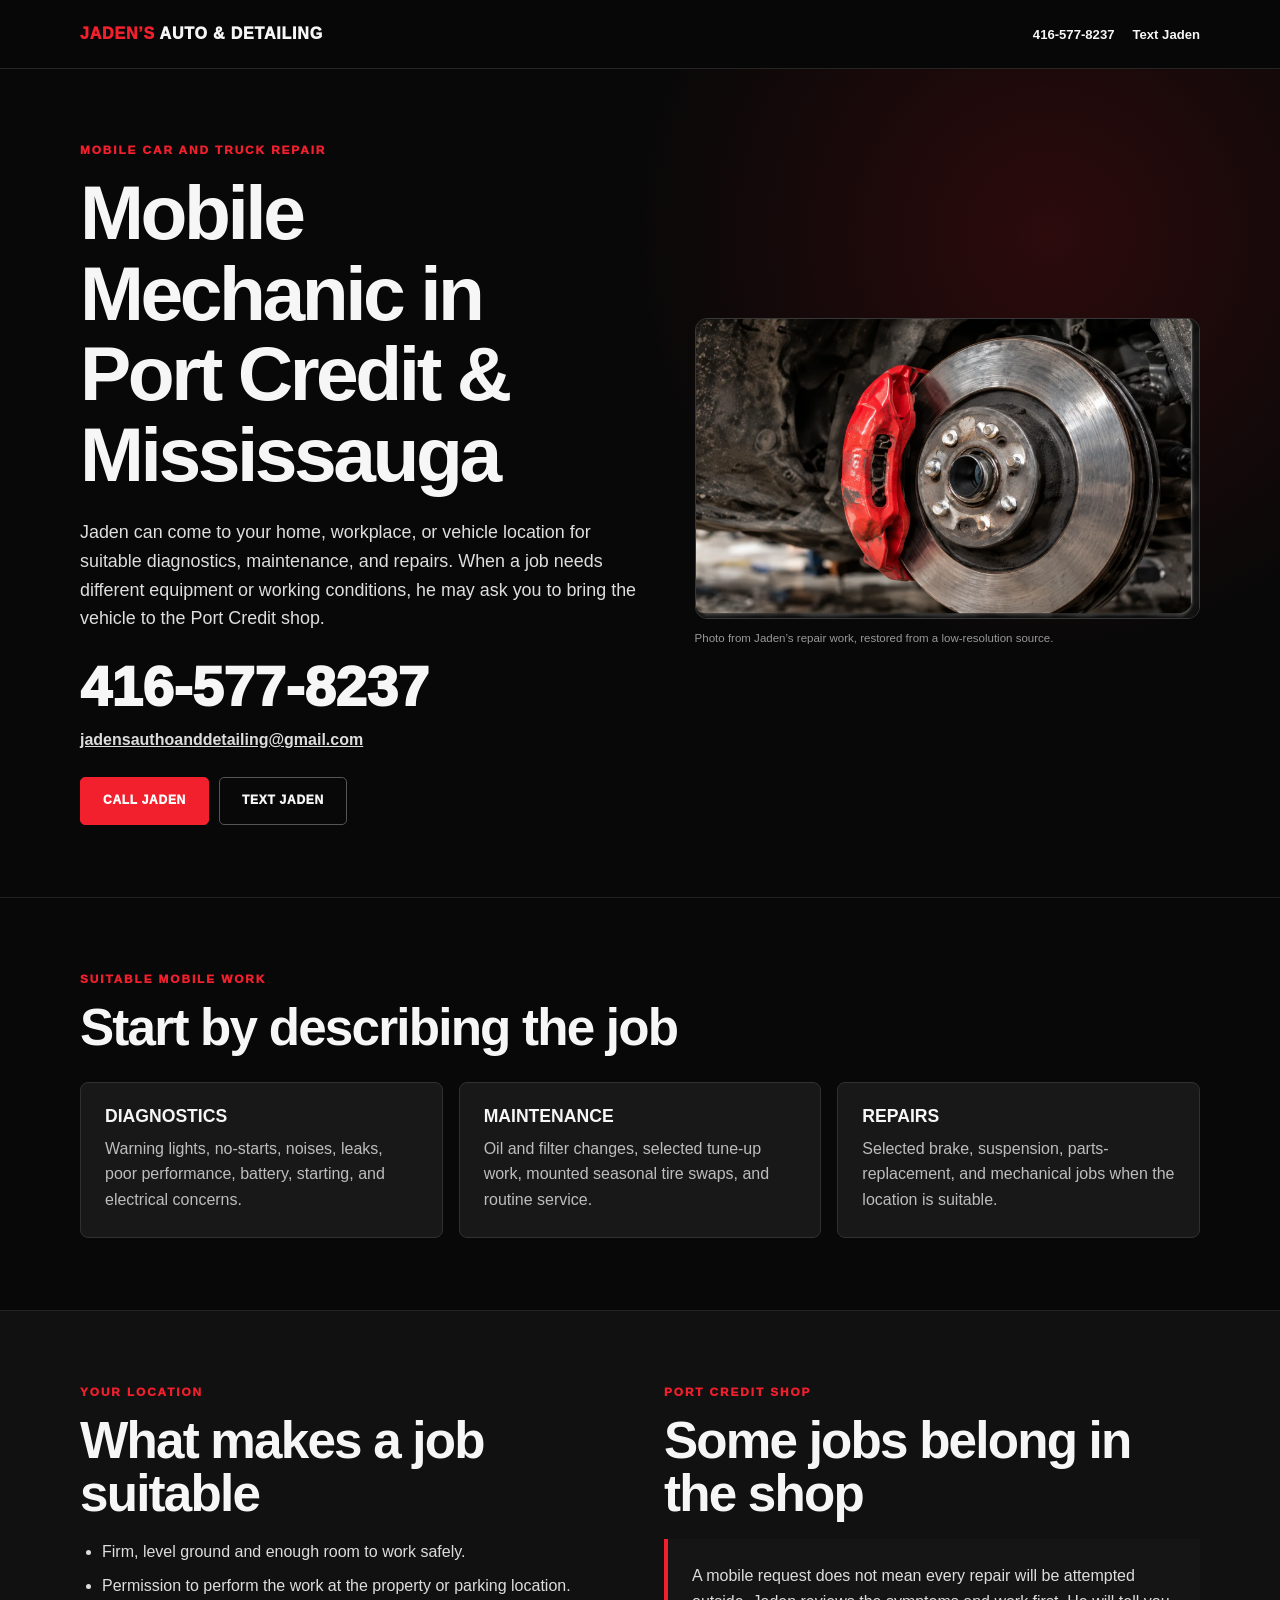
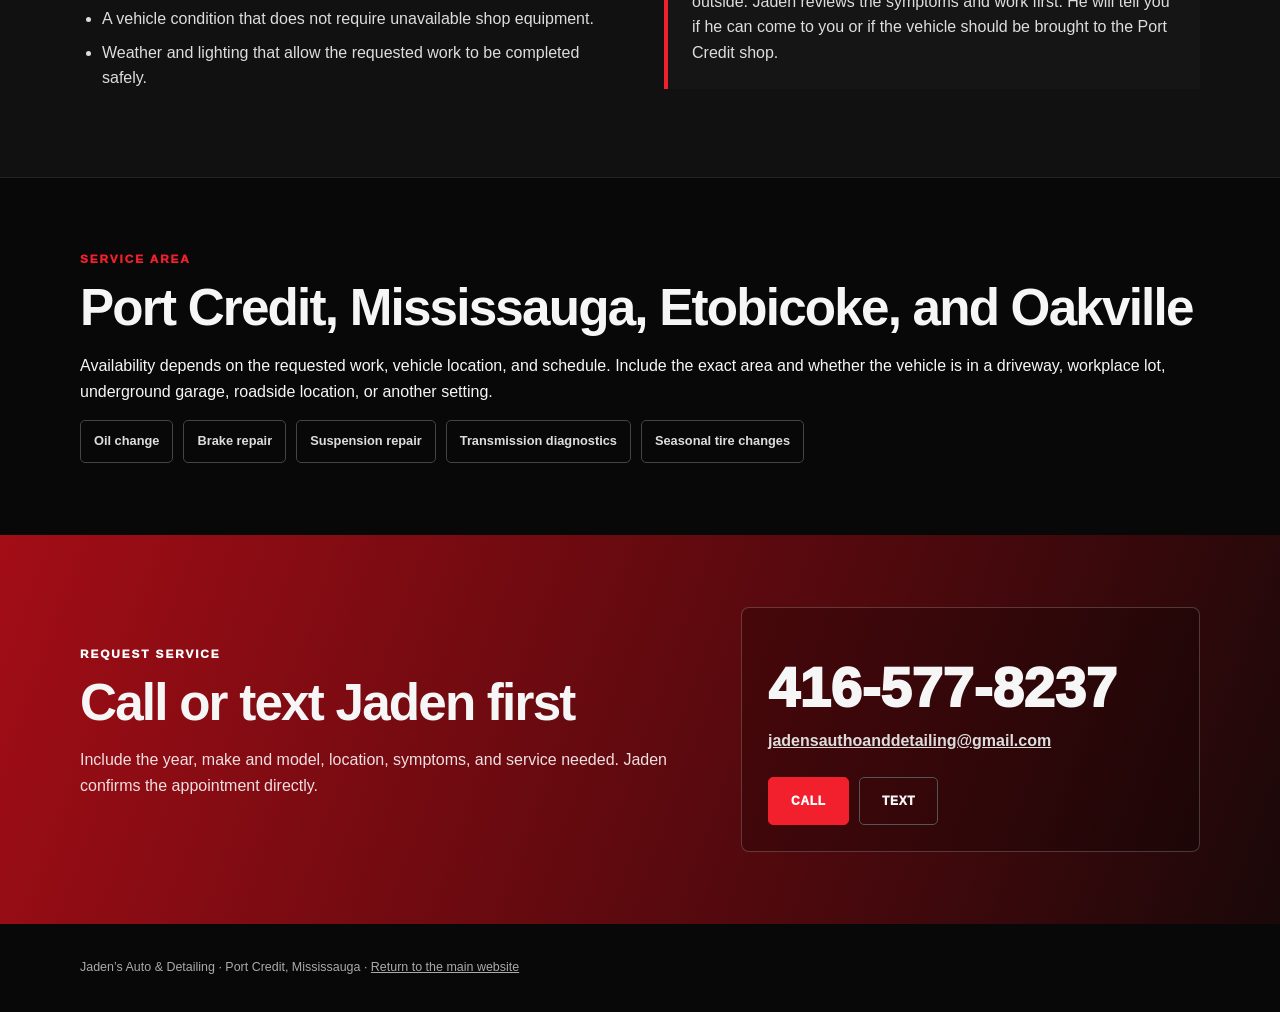
<file: services/mobile-mechanic/index.html>
<!doctype html>
<html lang="en-CA">
<head>
  <meta charset="utf-8">
  <meta name="viewport" content="width=device-width, initial-scale=1">
  <title>Mobile Mechanic Port Credit &amp; Mississauga | Jaden’s</title>
  <meta name="description" content="Mobile mechanic service for suitable car and light-truck repairs in Port Credit, Mississauga, Etobicoke, and Oakville, with a Port Credit shop option when needed.">
  <link rel="canonical" href="https://jadens-auto-and-detailing.github.io/services/mobile-mechanic/">
  <link rel="icon" href="../../assets/favicon.svg" type="image/svg+xml">
  <link rel="stylesheet" href="../../assets/service-page.css">
  <script type="application/ld+json">{"@context":"https://schema.org","@type":"Service","name":"Mobile mechanic service","serviceType":"Mobile car and light-truck repair","areaServed":["Port Credit","Mississauga","Etobicoke","Oakville"],"provider":{"@type":"LocalBusiness","name":"Jaden’s Auto & Detailing","url":"https://jadens-auto-and-detailing.github.io/","telephone":"+1-416-577-8237","email":"jadensauthoanddetailing@gmail.com"}}</script>
</head>
<body>
  <header class="site-header"><div class="shell header-inner"><a class="brand" href="../../"><span>Jaden’s</span> Auto &amp; Detailing</a><div class="header-contact"><a href="tel:+14165778237">416-577-8237</a><a href="sms:+14165778237">Text Jaden</a></div></div></header>
  <main>
    <section class="hero"><div class="shell hero-grid"><div><p class="eyebrow">Mobile car and truck repair</p><h1>Mobile Mechanic in Port Credit &amp; Mississauga</h1><p class="hero-copy">Jaden can come to your home, workplace, or vehicle location for suitable diagnostics, maintenance, and repairs. When a job needs different equipment or working conditions, he may ask you to bring the vehicle to the Port Credit shop.</p><a class="phone" href="tel:+14165778237">416-577-8237</a><a class="email" href="mailto:jadensauthoanddetailing@gmail.com">jadensauthoanddetailing@gmail.com</a><div class="actions"><a class="btn btn-primary" href="tel:+14165778237">Call Jaden</a><a class="btn" href="sms:+14165778237">Text Jaden</a></div></div><figure class="hero-image"><img src="../../assets/work/brake-rotor-caliper-repair.webp" width="1600" height="952" alt="Brake rotor and red caliper during car repair"><figcaption class="image-note">Photo from Jaden’s repair work, restored from a low-resolution source.</figcaption></figure></div></section>
    <section class="section"><div class="shell"><p class="section-label">Suitable mobile work</p><h2>Start by describing the job</h2><div class="cards"><article class="card"><h3>Diagnostics</h3><p>Warning lights, no-starts, noises, leaks, poor performance, battery, starting, and electrical concerns.</p></article><article class="card"><h3>Maintenance</h3><p>Oil and filter changes, selected tune-up work, mounted seasonal tire swaps, and routine service.</p></article><article class="card"><h3>Repairs</h3><p>Selected brake, suspension, parts-replacement, and mechanical jobs when the location is suitable.</p></article></div></div></section>
    <section class="section section-alt"><div class="shell two-col"><div><p class="section-label">Your location</p><h2>What makes a job suitable</h2><ul class="checklist"><li>Firm, level ground and enough room to work safely.</li><li>Permission to perform the work at the property or parking location.</li><li>A vehicle condition that does not require unavailable shop equipment.</li><li>Weather and lighting that allow the requested work to be completed safely.</li></ul></div><div><p class="section-label">Port Credit shop</p><h2>Some jobs belong in the shop</h2><p class="note">A mobile request does not mean every repair will be attempted outside. Jaden reviews the symptoms and work first. He will tell you if he can come to you or if the vehicle should be brought to the Port Credit shop.</p></div></div></section>
    <section class="section"><div class="shell"><p class="section-label">Service area</p><h2>Port Credit, Mississauga, Etobicoke, and Oakville</h2><p>Availability depends on the requested work, vehicle location, and schedule. Include the exact area and whether the vehicle is in a driveway, workplace lot, underground garage, roadside location, or another setting.</p><div class="related"><a href="../oil-change/">Oil change</a><a href="../brake-repair/">Brake repair</a><a href="../suspension-repair/">Suspension repair</a><a href="../transmission-diagnostics/">Transmission diagnostics</a><a href="../seasonal-tire-changes/">Seasonal tire changes</a></div></div></section>
    <section class="section quote"><div class="shell quote-grid"><div><p class="section-label" style="color:#fff">Request service</p><h2>Call or text Jaden first</h2><p>Include the year, make and model, location, symptoms, and service needed. Jaden confirms the appointment directly.</p></div><div class="quote-contact"><a class="phone" href="tel:+14165778237">416-577-8237</a><a class="email" href="mailto:jadensauthoanddetailing@gmail.com">jadensauthoanddetailing@gmail.com</a><div class="actions"><a class="btn btn-primary" href="tel:+14165778237">Call</a><a class="btn" href="sms:+14165778237">Text</a></div></div></div></section>
  </main>
  <footer><div class="shell">Jaden’s Auto &amp; Detailing · Port Credit, Mississauga · <a href="../../">Return to the main website</a></div></footer>
  <div class="mobile-bar" aria-label="Quick contact"><a href="tel:+14165778237">Call Jaden</a><a href="sms:+14165778237">Text Jaden</a></div>
</body>
</html>
</file>
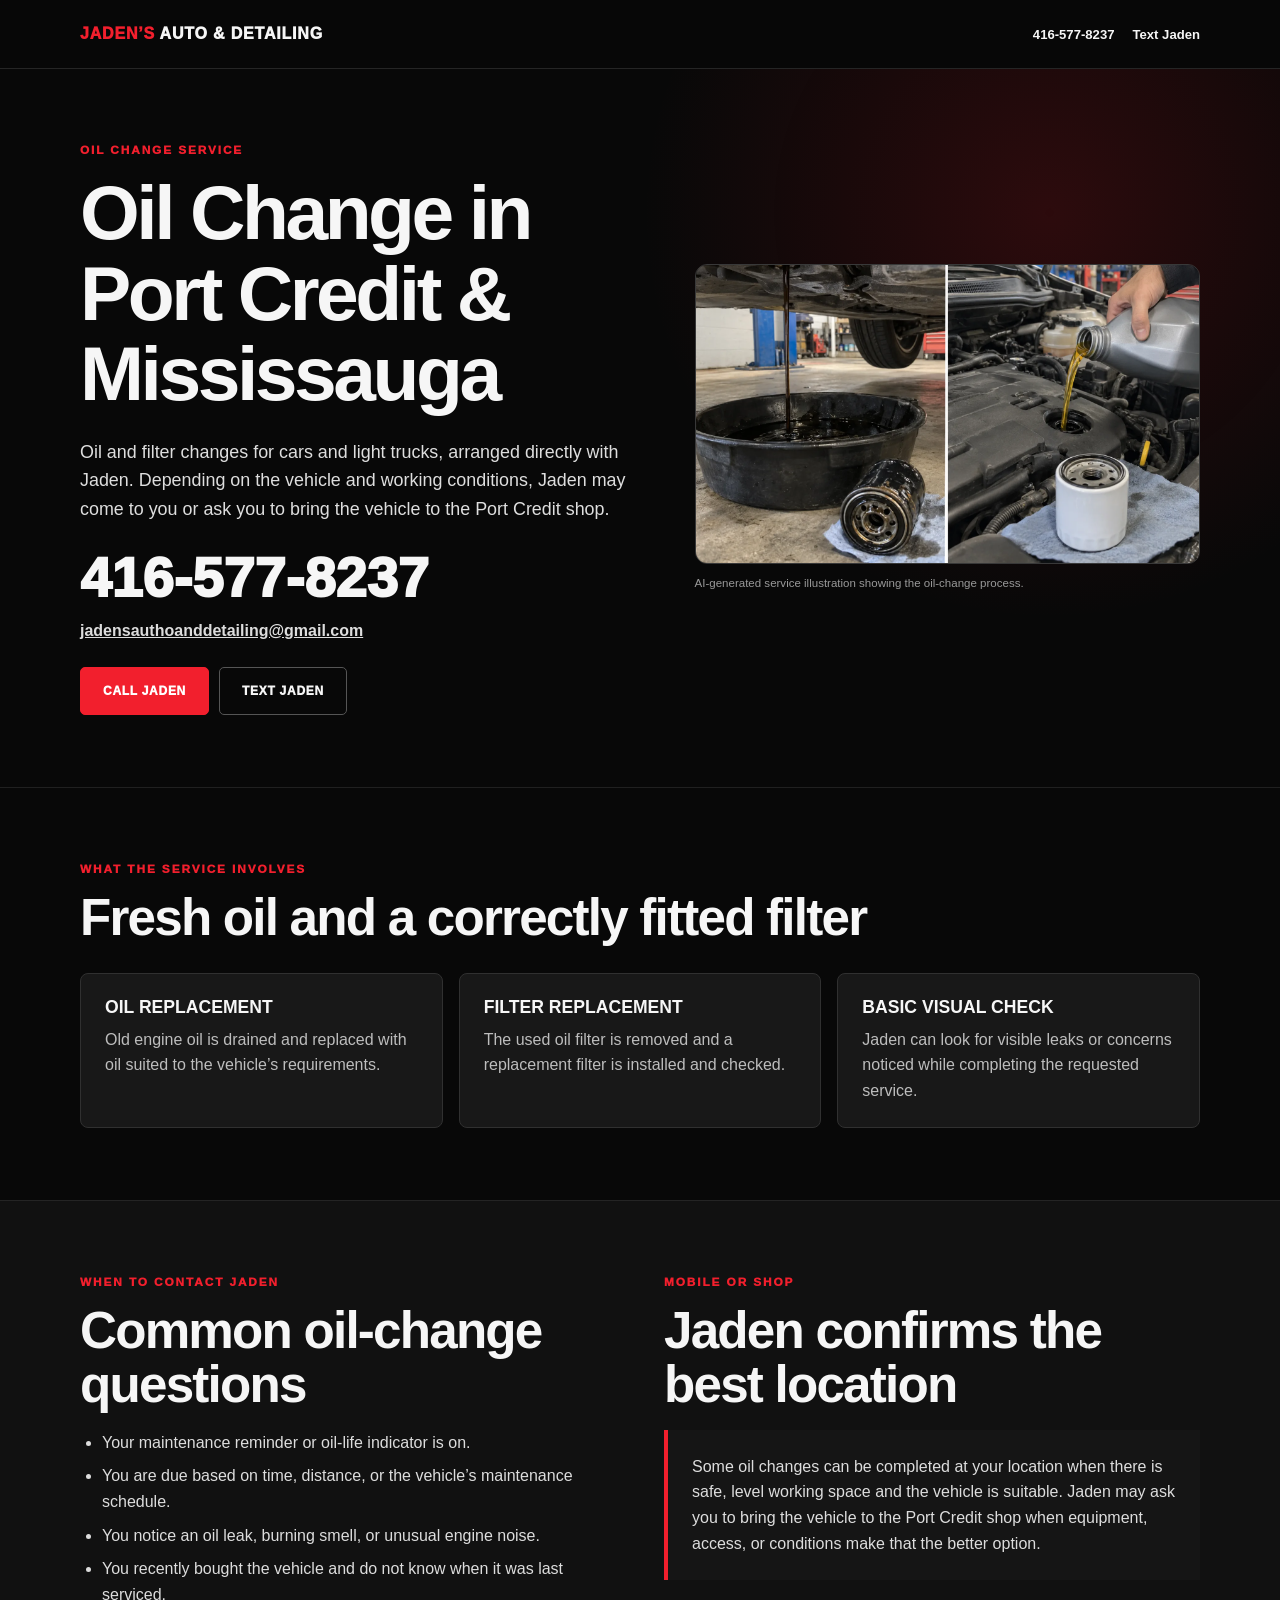
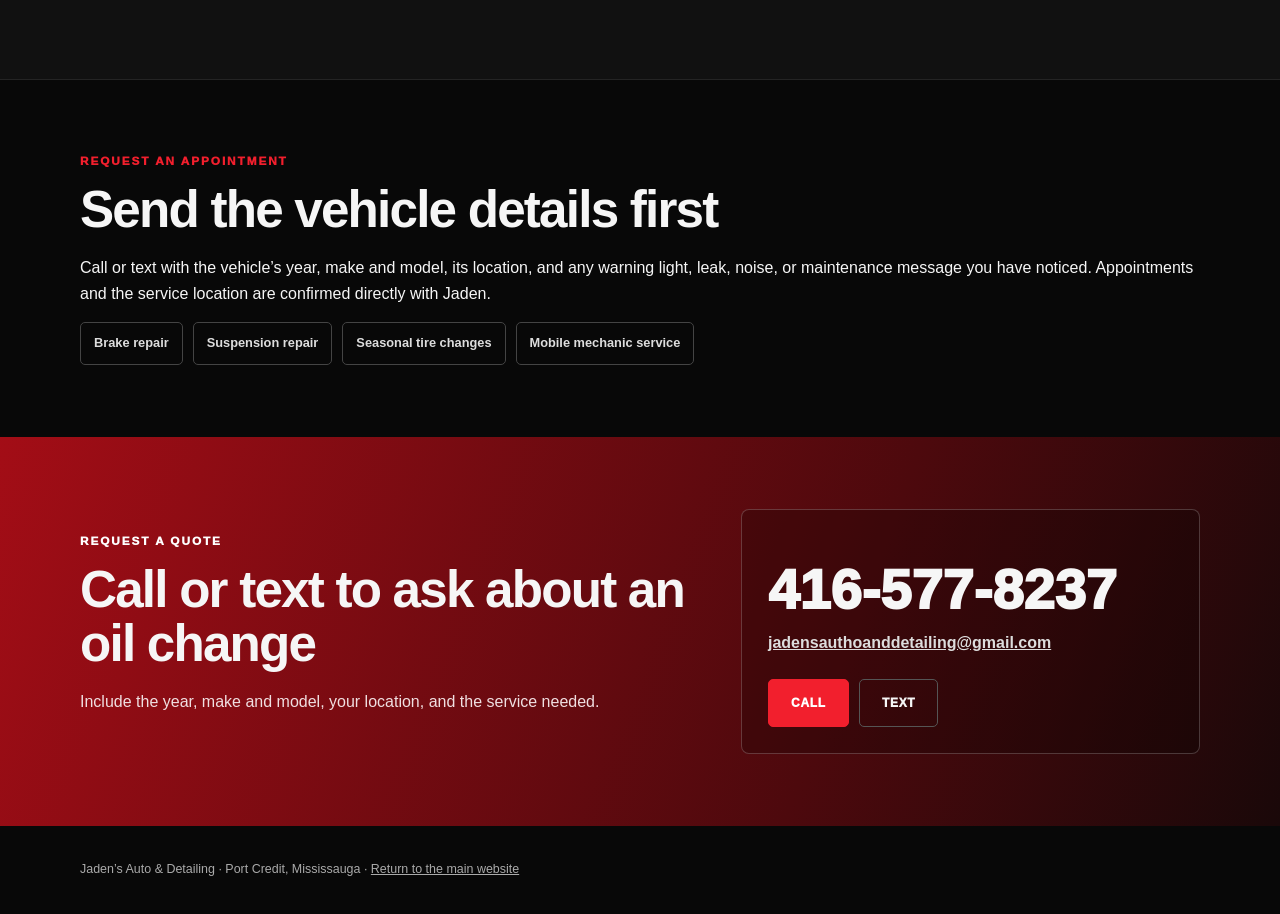
<file: services/oil-change/index.html>
<!doctype html>
<html lang="en-CA">
<head>
  <meta charset="utf-8">
  <meta name="viewport" content="width=device-width, initial-scale=1">
  <title>Oil Change in Port Credit &amp; Mississauga | Jaden’s</title>
  <meta name="description" content="Oil and filter changes for cars and light trucks in Port Credit and Mississauga. Ask Jaden whether he can come to you or needs the vehicle at the shop.">
  <link rel="canonical" href="https://jadens-auto-and-detailing.github.io/services/oil-change/">
  <link rel="icon" href="../../assets/favicon.svg" type="image/svg+xml">
  <link rel="stylesheet" href="../../assets/service-page.css">
  <script type="application/ld+json">{"@context":"https://schema.org","@type":"Service","name":"Oil and filter change","serviceType":"Oil change for cars and light trucks","areaServed":["Port Credit","Mississauga","Etobicoke","Oakville"],"provider":{"@type":"LocalBusiness","name":"Jaden’s Auto & Detailing","url":"https://jadens-auto-and-detailing.github.io/","telephone":"+1-416-577-8237","email":"jadensauthoanddetailing@gmail.com"}}</script>
</head>
<body>
  <header class="site-header"><div class="shell header-inner"><a class="brand" href="../../"><span>Jaden’s</span> Auto &amp; Detailing</a><div class="header-contact"><a href="tel:+14165778237">416-577-8237</a><a href="sms:+14165778237">Text Jaden</a></div></div></header>
  <main>
    <section class="hero"><div class="shell hero-grid"><div><p class="eyebrow">Oil change service</p><h1>Oil Change in Port Credit &amp; Mississauga</h1><p class="hero-copy">Oil and filter changes for cars and light trucks, arranged directly with Jaden. Depending on the vehicle and working conditions, Jaden may come to you or ask you to bring the vehicle to the Port Credit shop.</p><a class="phone" href="tel:+14165778237">416-577-8237</a><a class="email" href="mailto:jadensauthoanddetailing@gmail.com">jadensauthoanddetailing@gmail.com</a><div class="actions"><a class="btn btn-primary" href="tel:+14165778237">Call Jaden</a><a class="btn" href="sms:+14165778237">Text Jaden</a></div></div><figure class="hero-image"><img src="../../assets/work/oil-and-filter-change-process.webp" width="1600" height="952" alt="Illustrative comparison of old oil draining and fresh oil with a new filter"><figcaption class="image-note">AI-generated service illustration showing the oil-change process.</figcaption></figure></div></section>
    <section class="section"><div class="shell"><p class="section-label">What the service involves</p><h2>Fresh oil and a correctly fitted filter</h2><div class="cards"><article class="card"><h3>Oil replacement</h3><p>Old engine oil is drained and replaced with oil suited to the vehicle’s requirements.</p></article><article class="card"><h3>Filter replacement</h3><p>The used oil filter is removed and a replacement filter is installed and checked.</p></article><article class="card"><h3>Basic visual check</h3><p>Jaden can look for visible leaks or concerns noticed while completing the requested service.</p></article></div></div></section>
    <section class="section section-alt"><div class="shell two-col"><div><p class="section-label">When to contact Jaden</p><h2>Common oil-change questions</h2><ul class="checklist"><li>Your maintenance reminder or oil-life indicator is on.</li><li>You are due based on time, distance, or the vehicle’s maintenance schedule.</li><li>You notice an oil leak, burning smell, or unusual engine noise.</li><li>You recently bought the vehicle and do not know when it was last serviced.</li></ul></div><div><p class="section-label">Mobile or shop</p><h2>Jaden confirms the best location</h2><p class="note">Some oil changes can be completed at your location when there is safe, level working space and the vehicle is suitable. Jaden may ask you to bring the vehicle to the Port Credit shop when equipment, access, or conditions make that the better option.</p></div></div></section>
    <section class="section"><div class="shell"><p class="section-label">Request an appointment</p><h2>Send the vehicle details first</h2><p>Call or text with the vehicle’s year, make and model, its location, and any warning light, leak, noise, or maintenance message you have noticed. Appointments and the service location are confirmed directly with Jaden.</p><div class="related"><a href="../brake-repair/">Brake repair</a><a href="../suspension-repair/">Suspension repair</a><a href="../seasonal-tire-changes/">Seasonal tire changes</a><a href="../mobile-mechanic/">Mobile mechanic service</a></div></div></section>
    <section class="section quote"><div class="shell quote-grid"><div><p class="section-label" style="color:#fff">Request a quote</p><h2>Call or text to ask about an oil change</h2><p>Include the year, make and model, your location, and the service needed.</p></div><div class="quote-contact"><a class="phone" href="tel:+14165778237">416-577-8237</a><a class="email" href="mailto:jadensauthoanddetailing@gmail.com">jadensauthoanddetailing@gmail.com</a><div class="actions"><a class="btn btn-primary" href="tel:+14165778237">Call</a><a class="btn" href="sms:+14165778237">Text</a></div></div></div></section>
  </main>
  <footer><div class="shell">Jaden’s Auto &amp; Detailing · Port Credit, Mississauga · <a href="../../">Return to the main website</a></div></footer>
  <div class="mobile-bar" aria-label="Quick contact"><a href="tel:+14165778237">Call Jaden</a><a href="sms:+14165778237">Text Jaden</a></div>
</body>
</html>
</file>
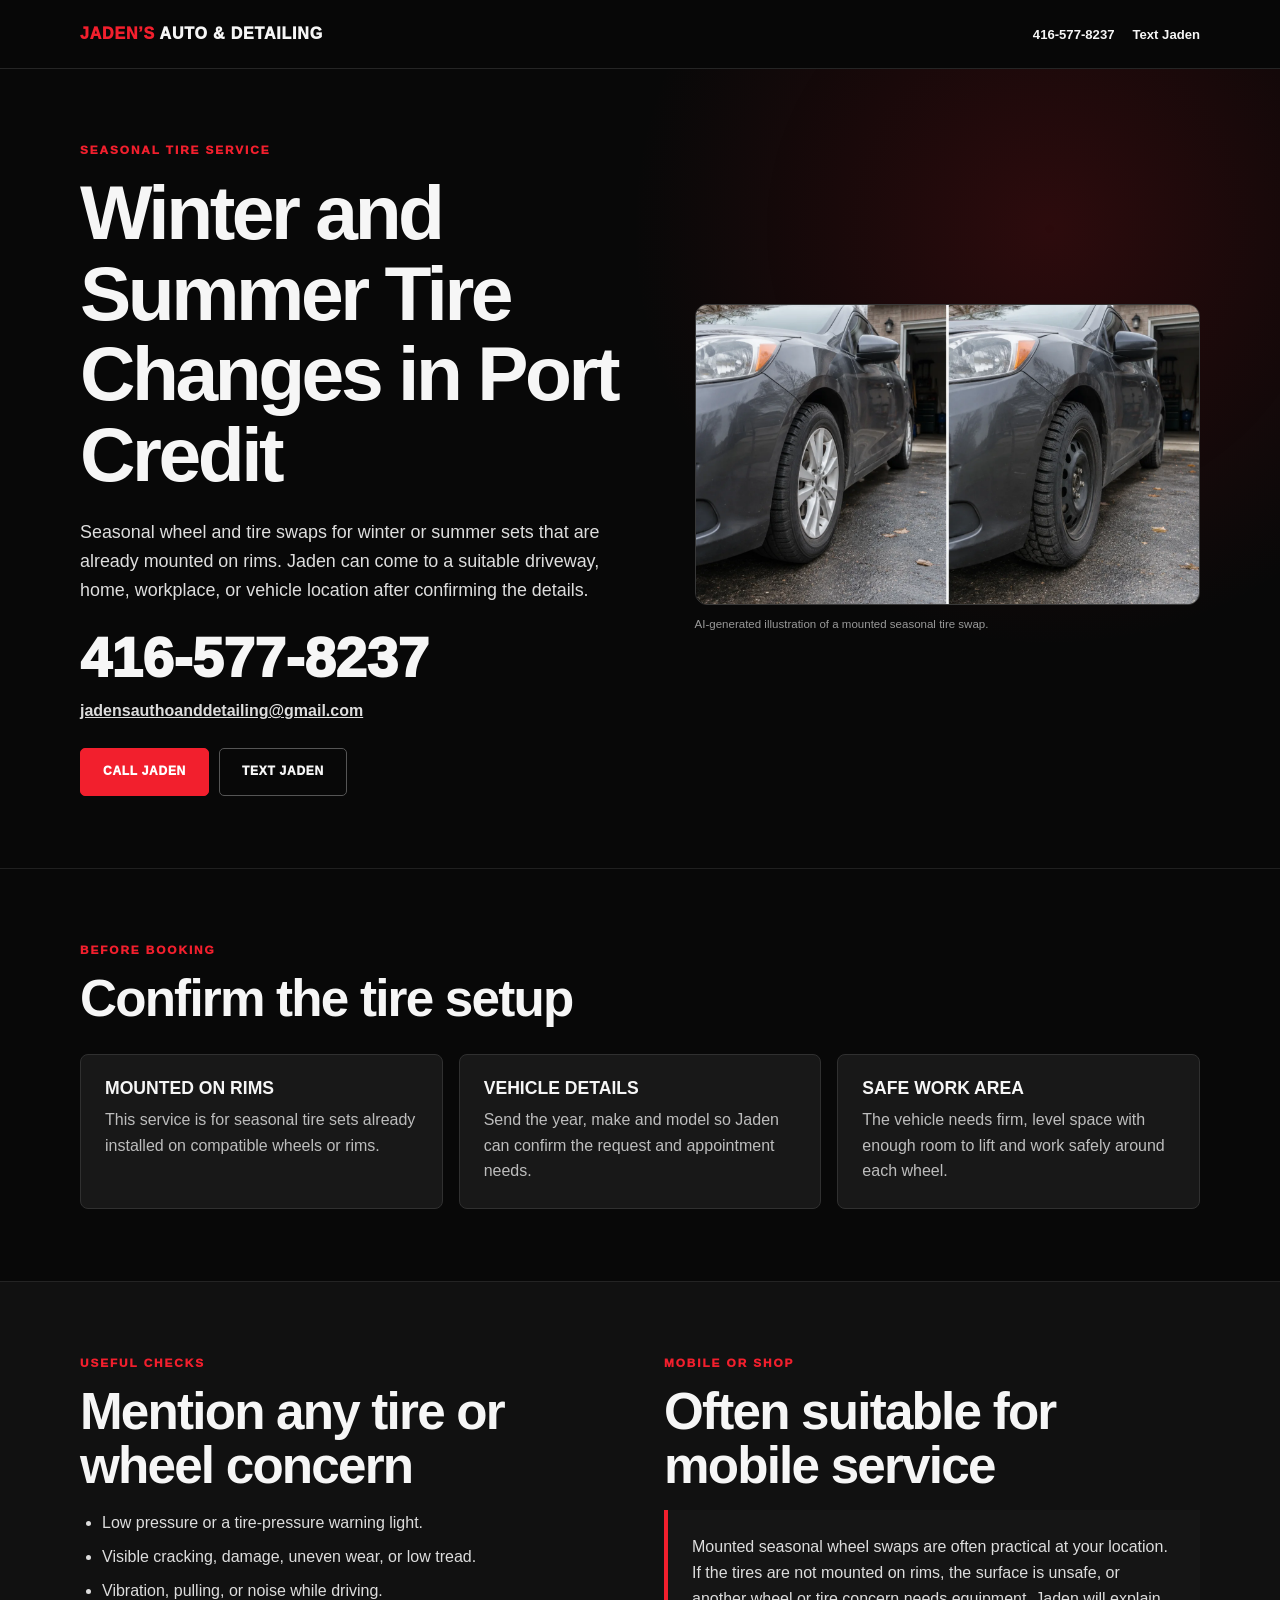
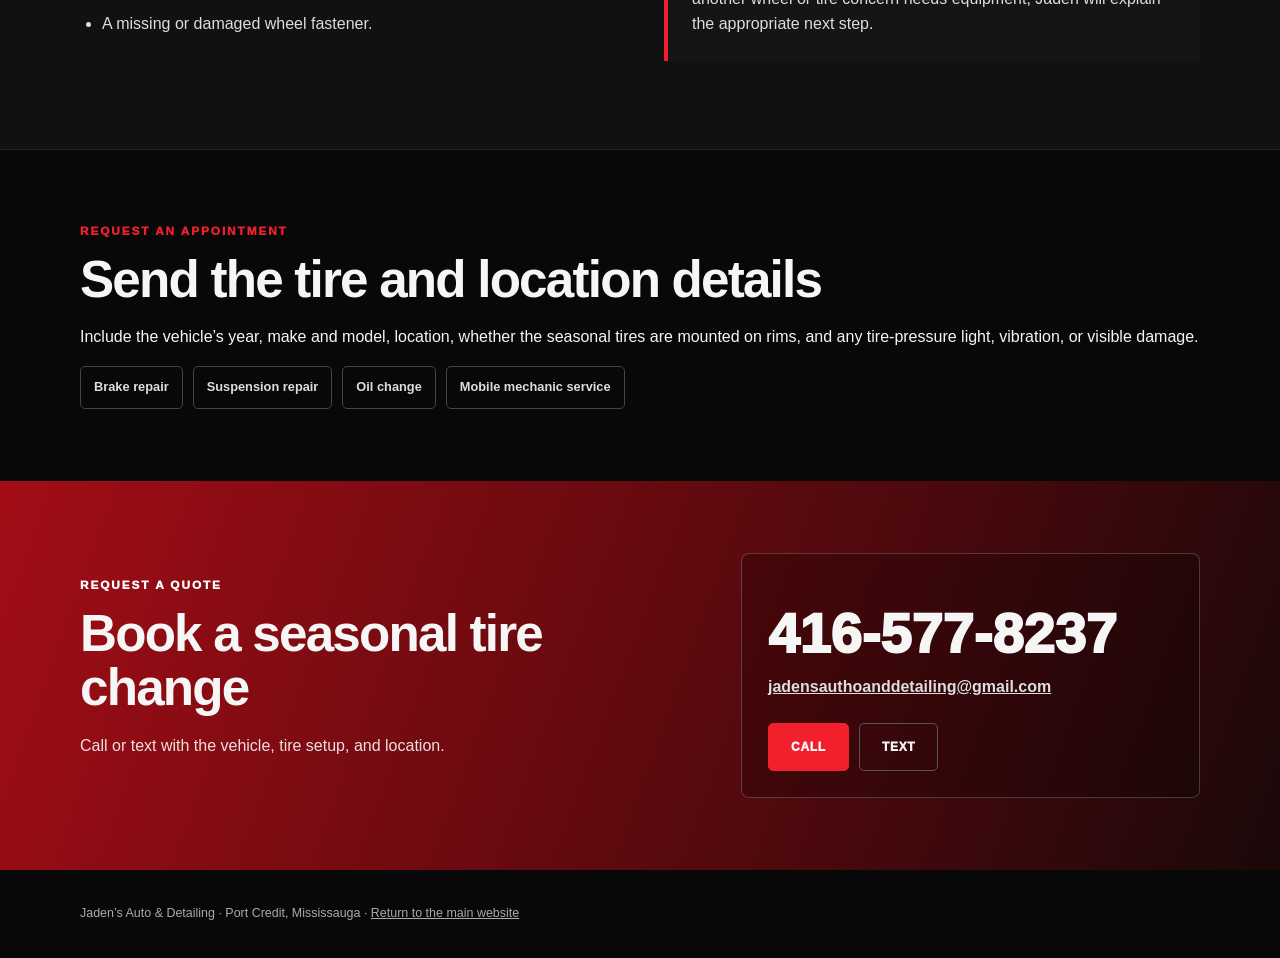
<file: services/seasonal-tire-changes/index.html>
<!doctype html>
<html lang="en-CA">
<head>
  <meta charset="utf-8">
  <meta name="viewport" content="width=device-width, initial-scale=1">
  <title>Winter &amp; Summer Tire Changes Port Credit | Jaden’s</title>
  <meta name="description" content="Mobile winter and summer tire changes in Port Credit and Mississauga for seasonal tires already mounted on rims. Contact Jaden to confirm the vehicle and location.">
  <link rel="canonical" href="https://jadens-auto-and-detailing.github.io/services/seasonal-tire-changes/">
  <link rel="icon" href="../../assets/favicon.svg" type="image/svg+xml">
  <link rel="stylesheet" href="../../assets/service-page.css">
  <script type="application/ld+json">{"@context":"https://schema.org","@type":"Service","name":"Winter and summer tire changes","serviceType":"Seasonal tire change for tires mounted on rims","areaServed":["Port Credit","Mississauga","Etobicoke","Oakville"],"provider":{"@type":"LocalBusiness","name":"Jaden’s Auto & Detailing","url":"https://jadens-auto-and-detailing.github.io/","telephone":"+1-416-577-8237","email":"jadensauthoanddetailing@gmail.com"}}</script>
</head>
<body>
  <header class="site-header"><div class="shell header-inner"><a class="brand" href="../../"><span>Jaden’s</span> Auto &amp; Detailing</a><div class="header-contact"><a href="tel:+14165778237">416-577-8237</a><a href="sms:+14165778237">Text Jaden</a></div></div></header>
  <main>
    <section class="hero"><div class="shell hero-grid"><div><p class="eyebrow">Seasonal tire service</p><h1>Winter and Summer Tire Changes in Port Credit</h1><p class="hero-copy">Seasonal wheel and tire swaps for winter or summer sets that are already mounted on rims. Jaden can come to a suitable driveway, home, workplace, or vehicle location after confirming the details.</p><a class="phone" href="tel:+14165778237">416-577-8237</a><a class="email" href="mailto:jadensauthoanddetailing@gmail.com">jadensauthoanddetailing@gmail.com</a><div class="actions"><a class="btn btn-primary" href="tel:+14165778237">Call Jaden</a><a class="btn" href="sms:+14165778237">Text Jaden</a></div></div><figure class="hero-image"><img src="../../assets/work/seasonal-tire-change-before-after.webp" width="1600" height="952" alt="Illustrative comparison of a car with an all-season wheel and a winter tire on a steel rim"><figcaption class="image-note">AI-generated illustration of a mounted seasonal tire swap.</figcaption></figure></div></section>
    <section class="section"><div class="shell"><p class="section-label">Before booking</p><h2>Confirm the tire setup</h2><div class="cards"><article class="card"><h3>Mounted on rims</h3><p>This service is for seasonal tire sets already installed on compatible wheels or rims.</p></article><article class="card"><h3>Vehicle details</h3><p>Send the year, make and model so Jaden can confirm the request and appointment needs.</p></article><article class="card"><h3>Safe work area</h3><p>The vehicle needs firm, level space with enough room to lift and work safely around each wheel.</p></article></div></div></section>
    <section class="section section-alt"><div class="shell two-col"><div><p class="section-label">Useful checks</p><h2>Mention any tire or wheel concern</h2><ul class="checklist"><li>Low pressure or a tire-pressure warning light.</li><li>Visible cracking, damage, uneven wear, or low tread.</li><li>Vibration, pulling, or noise while driving.</li><li>A missing or damaged wheel fastener.</li></ul></div><div><p class="section-label">Mobile or shop</p><h2>Often suitable for mobile service</h2><p class="note">Mounted seasonal wheel swaps are often practical at your location. If the tires are not mounted on rims, the surface is unsafe, or another wheel or tire concern needs equipment, Jaden will explain the appropriate next step.</p></div></div></section>
    <section class="section"><div class="shell"><p class="section-label">Request an appointment</p><h2>Send the tire and location details</h2><p>Include the vehicle’s year, make and model, location, whether the seasonal tires are mounted on rims, and any tire-pressure light, vibration, or visible damage.</p><div class="related"><a href="../brake-repair/">Brake repair</a><a href="../suspension-repair/">Suspension repair</a><a href="../oil-change/">Oil change</a><a href="../mobile-mechanic/">Mobile mechanic service</a></div></div></section>
    <section class="section quote"><div class="shell quote-grid"><div><p class="section-label" style="color:#fff">Request a quote</p><h2>Book a seasonal tire change</h2><p>Call or text with the vehicle, tire setup, and location.</p></div><div class="quote-contact"><a class="phone" href="tel:+14165778237">416-577-8237</a><a class="email" href="mailto:jadensauthoanddetailing@gmail.com">jadensauthoanddetailing@gmail.com</a><div class="actions"><a class="btn btn-primary" href="tel:+14165778237">Call</a><a class="btn" href="sms:+14165778237">Text</a></div></div></div></section>
  </main>
  <footer><div class="shell">Jaden’s Auto &amp; Detailing · Port Credit, Mississauga · <a href="../../">Return to the main website</a></div></footer>
  <div class="mobile-bar" aria-label="Quick contact"><a href="tel:+14165778237">Call Jaden</a><a href="sms:+14165778237">Text Jaden</a></div>
</body>
</html>
</file>
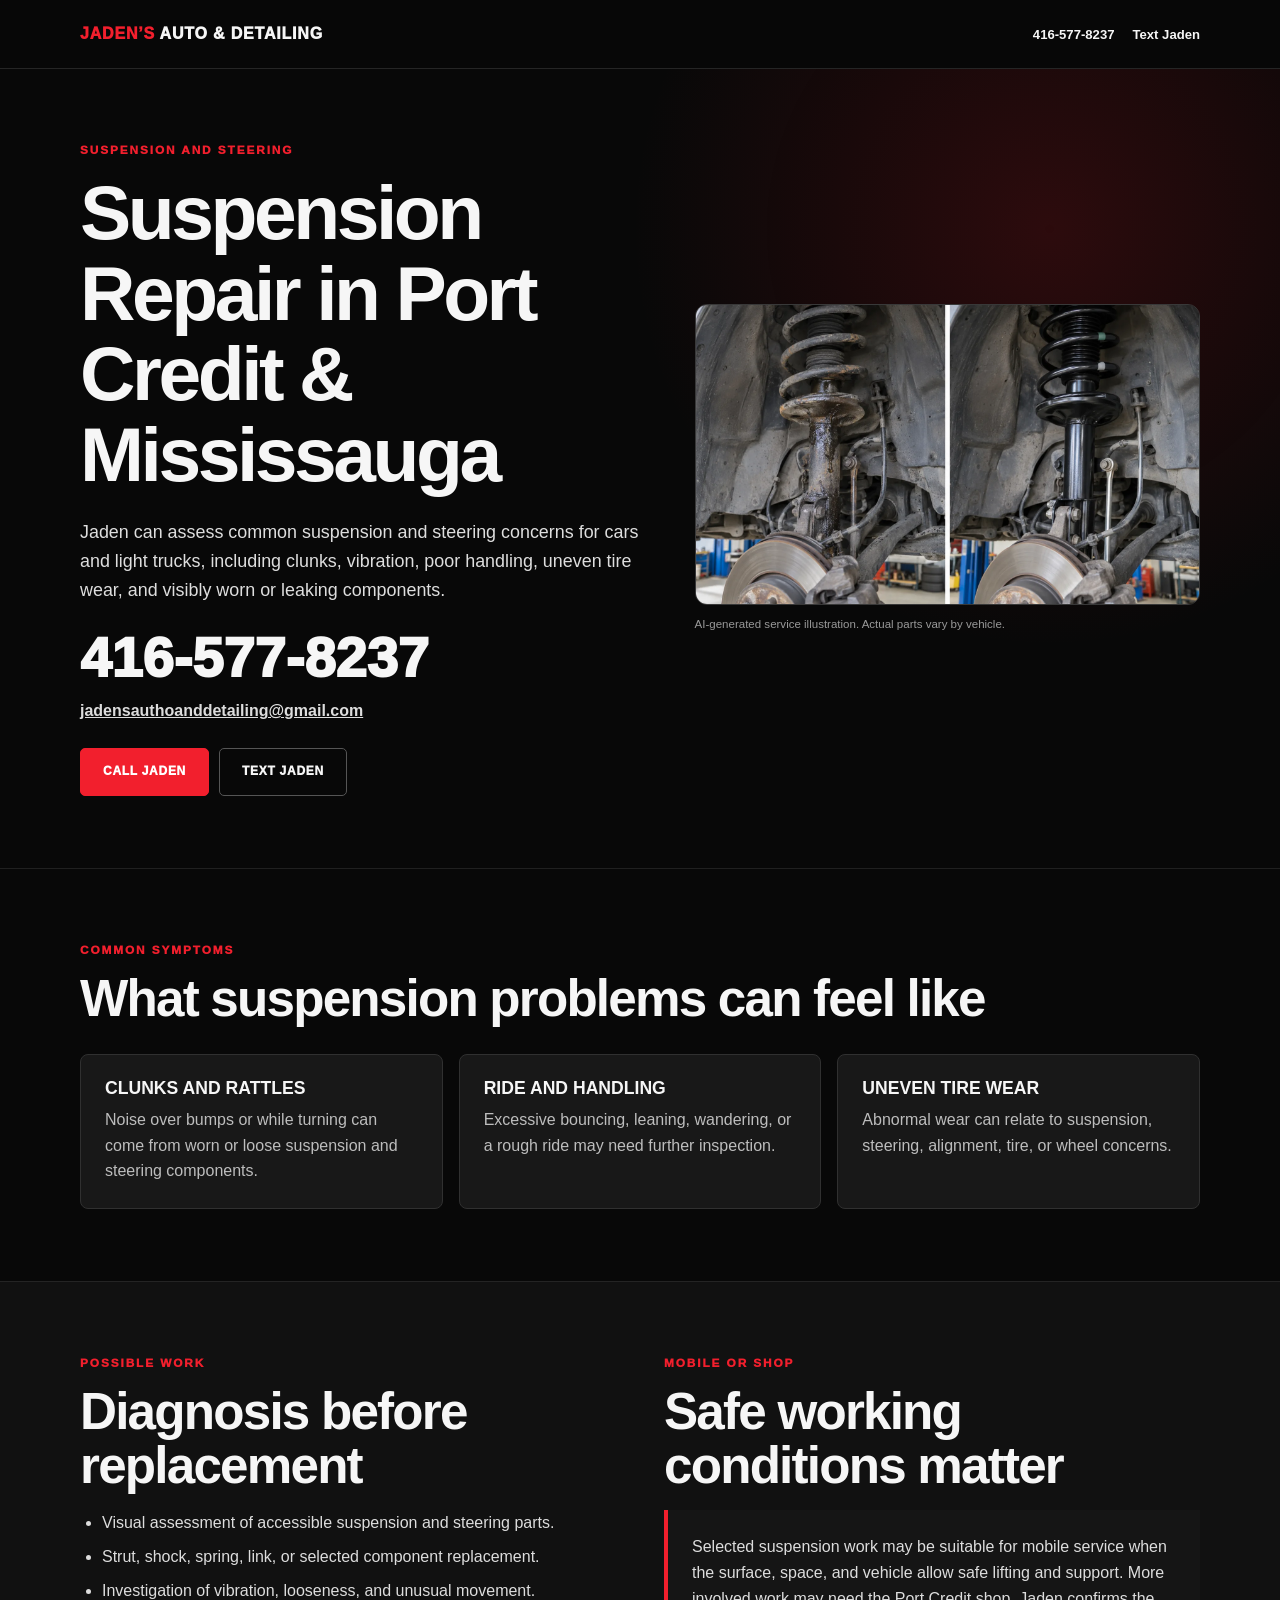
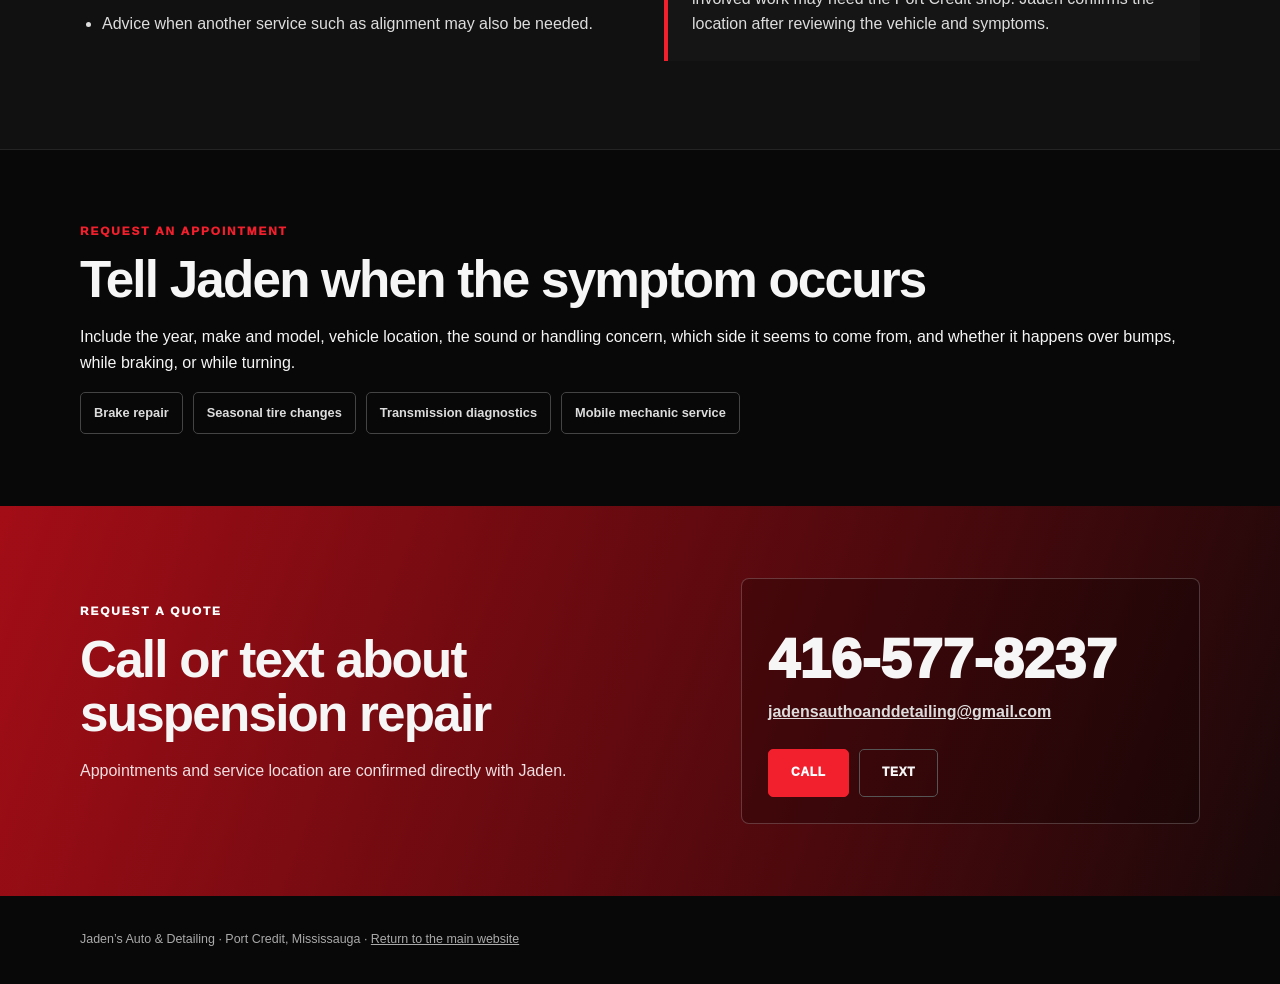
<file: services/suspension-repair/index.html>
<!doctype html>
<html lang="en-CA">
<head>
  <meta charset="utf-8">
  <meta name="viewport" content="width=device-width, initial-scale=1">
  <title>Suspension Repair Port Credit &amp; Mississauga | Jaden’s</title>
  <meta name="description" content="Suspension and steering diagnosis in Port Credit and Mississauga for clunks, vibration, poor handling, uneven tire wear, worn struts, shocks, and springs.">
  <link rel="canonical" href="https://jadens-auto-and-detailing.github.io/services/suspension-repair/">
  <link rel="icon" href="../../assets/favicon.svg" type="image/svg+xml">
  <link rel="stylesheet" href="../../assets/service-page.css">
  <script type="application/ld+json">{"@context":"https://schema.org","@type":"Service","name":"Suspension and steering diagnosis and repair","serviceType":"Suspension repair for cars and light trucks","areaServed":["Port Credit","Mississauga","Etobicoke","Oakville"],"provider":{"@type":"LocalBusiness","name":"Jaden’s Auto & Detailing","url":"https://jadens-auto-and-detailing.github.io/","telephone":"+1-416-577-8237","email":"jadensauthoanddetailing@gmail.com"}}</script>
</head>
<body>
  <header class="site-header"><div class="shell header-inner"><a class="brand" href="../../"><span>Jaden’s</span> Auto &amp; Detailing</a><div class="header-contact"><a href="tel:+14165778237">416-577-8237</a><a href="sms:+14165778237">Text Jaden</a></div></div></header>
  <main>
    <section class="hero"><div class="shell hero-grid"><div><p class="eyebrow">Suspension and steering</p><h1>Suspension Repair in Port Credit &amp; Mississauga</h1><p class="hero-copy">Jaden can assess common suspension and steering concerns for cars and light trucks, including clunks, vibration, poor handling, uneven tire wear, and visibly worn or leaking components.</p><a class="phone" href="tel:+14165778237">416-577-8237</a><a class="email" href="mailto:jadensauthoanddetailing@gmail.com">jadensauthoanddetailing@gmail.com</a><div class="actions"><a class="btn btn-primary" href="tel:+14165778237">Call Jaden</a><a class="btn" href="sms:+14165778237">Text Jaden</a></div></div><figure class="hero-image"><img src="../../assets/work/suspension-strut-repair-before-after.webp" width="1600" height="952" alt="Illustrative before-and-after comparison of a leaking strut and replacement suspension strut"><figcaption class="image-note">AI-generated service illustration. Actual parts vary by vehicle.</figcaption></figure></div></section>
    <section class="section"><div class="shell"><p class="section-label">Common symptoms</p><h2>What suspension problems can feel like</h2><div class="cards"><article class="card"><h3>Clunks and rattles</h3><p>Noise over bumps or while turning can come from worn or loose suspension and steering components.</p></article><article class="card"><h3>Ride and handling</h3><p>Excessive bouncing, leaning, wandering, or a rough ride may need further inspection.</p></article><article class="card"><h3>Uneven tire wear</h3><p>Abnormal wear can relate to suspension, steering, alignment, tire, or wheel concerns.</p></article></div></div></section>
    <section class="section section-alt"><div class="shell two-col"><div><p class="section-label">Possible work</p><h2>Diagnosis before replacement</h2><ul class="checklist"><li>Visual assessment of accessible suspension and steering parts.</li><li>Strut, shock, spring, link, or selected component replacement.</li><li>Investigation of vibration, looseness, and unusual movement.</li><li>Advice when another service such as alignment may also be needed.</li></ul></div><div><p class="section-label">Mobile or shop</p><h2>Safe working conditions matter</h2><p class="note">Selected suspension work may be suitable for mobile service when the surface, space, and vehicle allow safe lifting and support. More involved work may need the Port Credit shop. Jaden confirms the location after reviewing the vehicle and symptoms.</p></div></div></section>
    <section class="section"><div class="shell"><p class="section-label">Request an appointment</p><h2>Tell Jaden when the symptom occurs</h2><p>Include the year, make and model, vehicle location, the sound or handling concern, which side it seems to come from, and whether it happens over bumps, while braking, or while turning.</p><div class="related"><a href="../brake-repair/">Brake repair</a><a href="../seasonal-tire-changes/">Seasonal tire changes</a><a href="../transmission-diagnostics/">Transmission diagnostics</a><a href="../mobile-mechanic/">Mobile mechanic service</a></div></div></section>
    <section class="section quote"><div class="shell quote-grid"><div><p class="section-label" style="color:#fff">Request a quote</p><h2>Call or text about suspension repair</h2><p>Appointments and service location are confirmed directly with Jaden.</p></div><div class="quote-contact"><a class="phone" href="tel:+14165778237">416-577-8237</a><a class="email" href="mailto:jadensauthoanddetailing@gmail.com">jadensauthoanddetailing@gmail.com</a><div class="actions"><a class="btn btn-primary" href="tel:+14165778237">Call</a><a class="btn" href="sms:+14165778237">Text</a></div></div></div></section>
  </main>
  <footer><div class="shell">Jaden’s Auto &amp; Detailing · Port Credit, Mississauga · <a href="../../">Return to the main website</a></div></footer>
  <div class="mobile-bar" aria-label="Quick contact"><a href="tel:+14165778237">Call Jaden</a><a href="sms:+14165778237">Text Jaden</a></div>
</body>
</html>
</file>
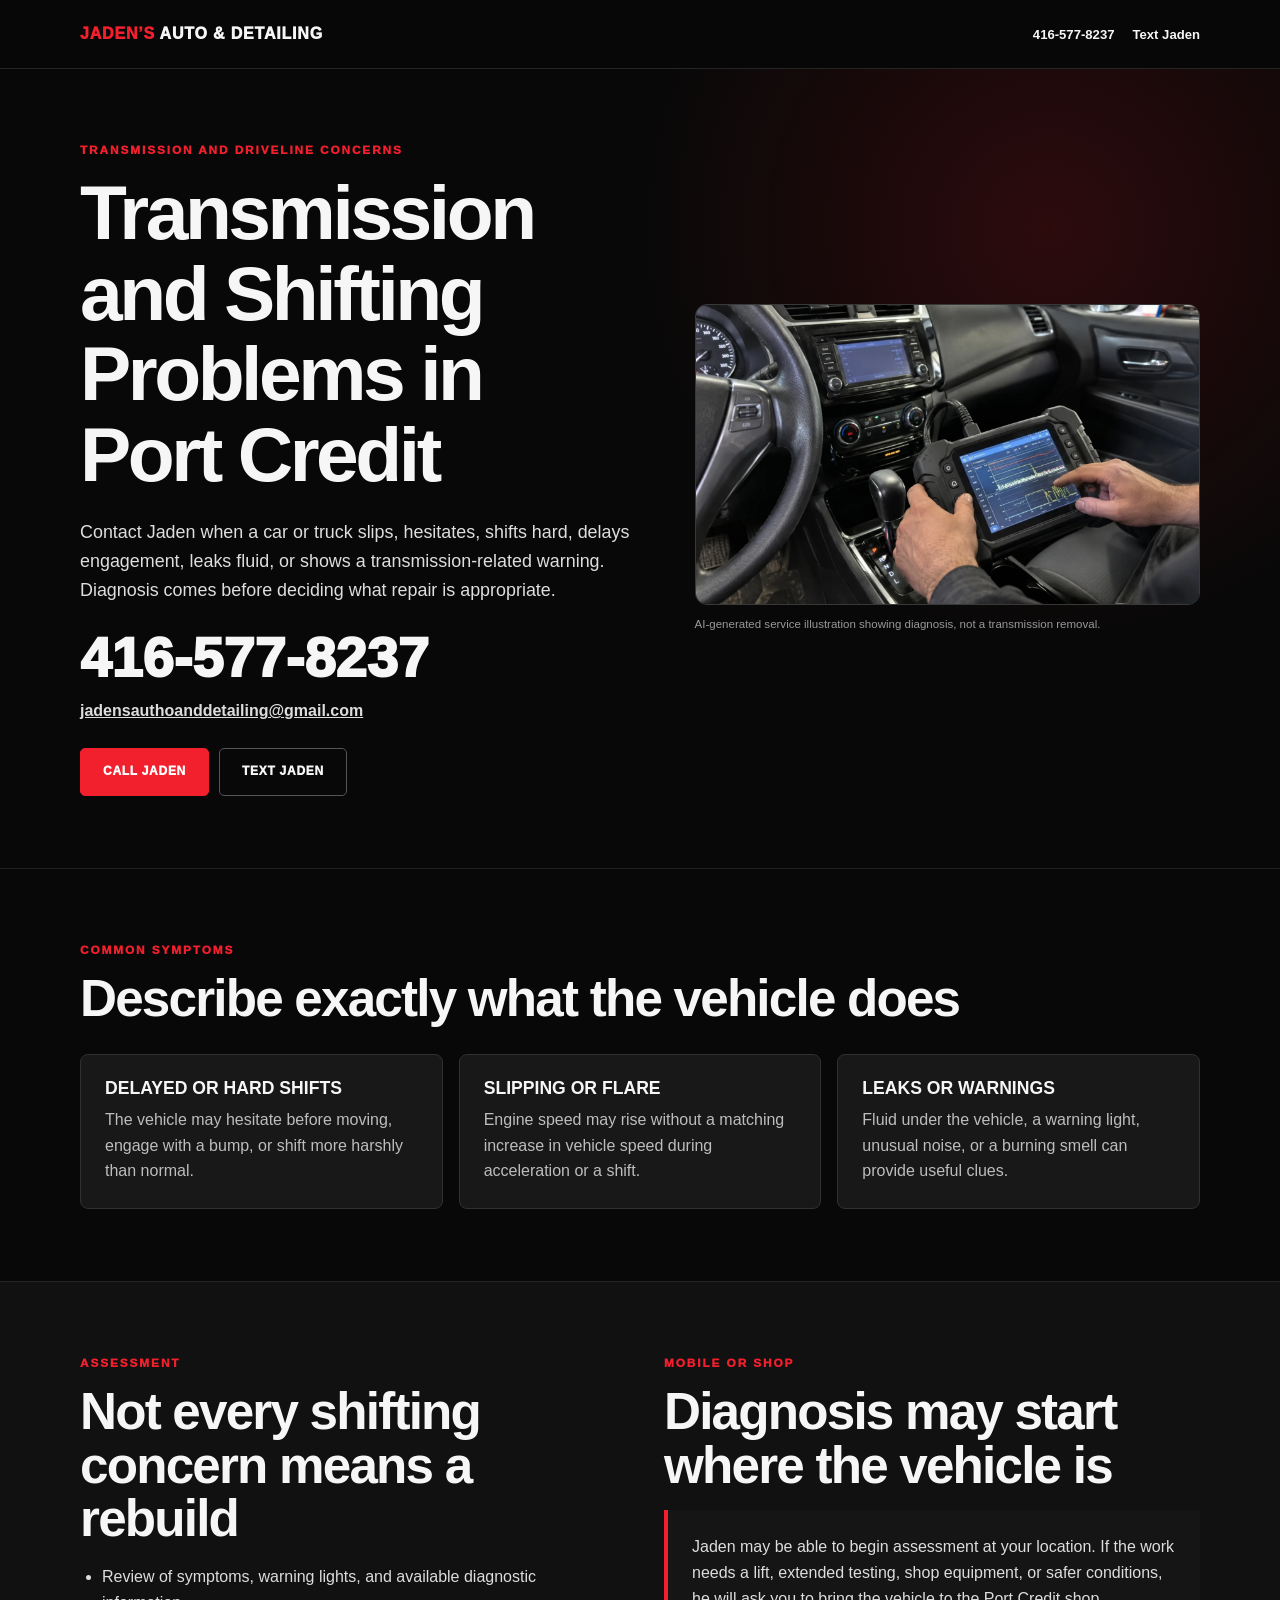
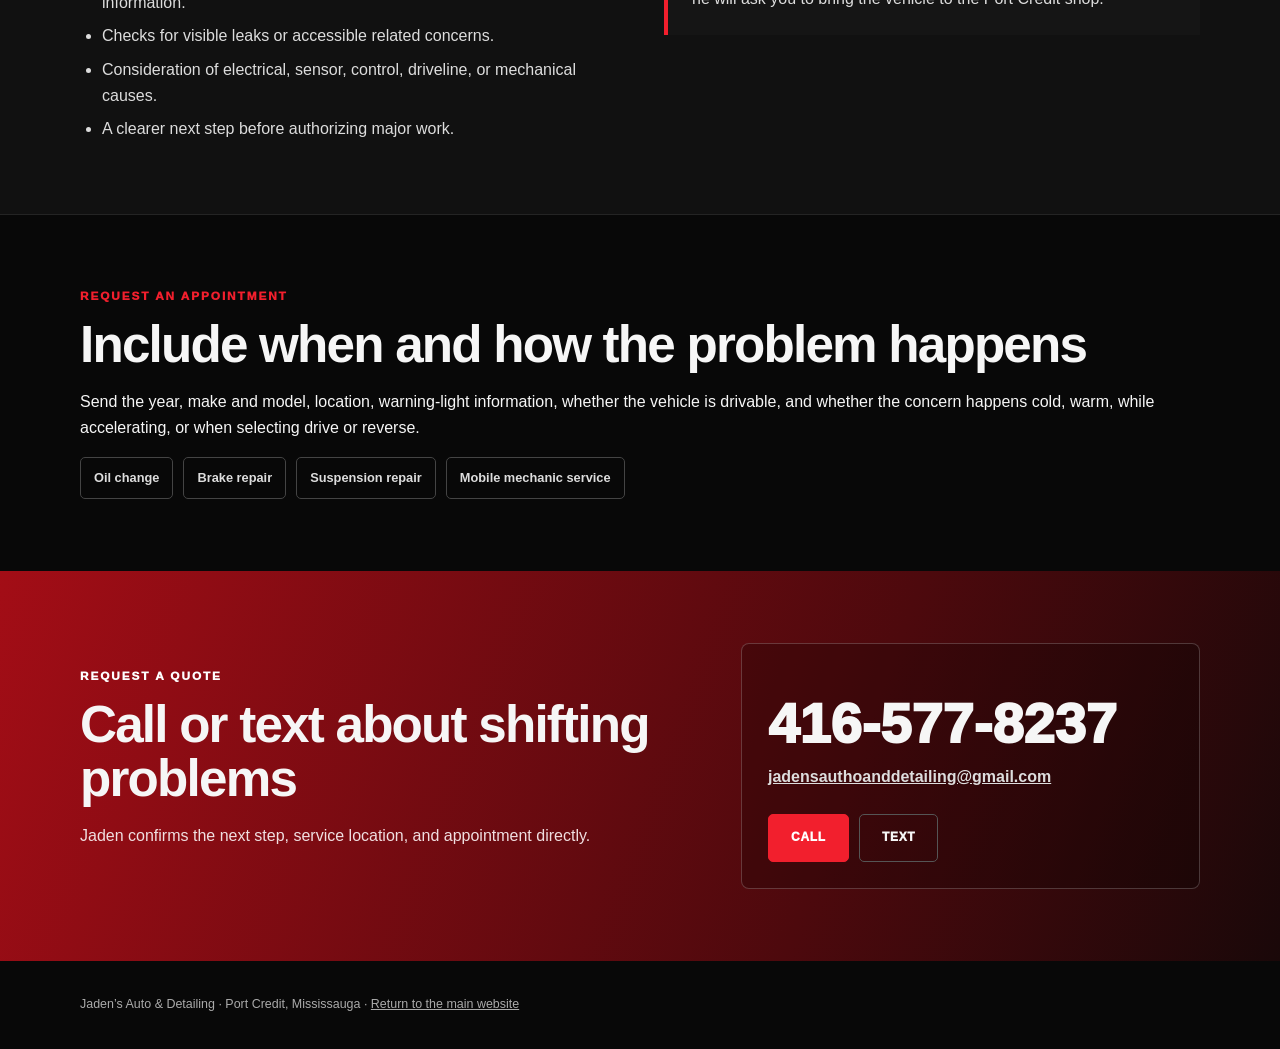
<file: services/transmission-diagnostics/index.html>
<!doctype html>
<html lang="en-CA">
<head>
  <meta charset="utf-8">
  <meta name="viewport" content="width=device-width, initial-scale=1">
  <title>Transmission &amp; Shifting Problems Port Credit | Jaden’s</title>
  <meta name="description" content="Transmission and shifting problem assessment in Port Credit and Mississauga for slipping, delayed shifts, hard shifting, leaks, warning lights, and driveline concerns.">
  <link rel="canonical" href="https://jadens-auto-and-detailing.github.io/services/transmission-diagnostics/">
  <link rel="icon" href="../../assets/favicon.svg" type="image/svg+xml">
  <link rel="stylesheet" href="../../assets/service-page.css">
  <script type="application/ld+json">{"@context":"https://schema.org","@type":"Service","name":"Transmission and shifting problem assessment","serviceType":"Transmission diagnostics for cars and light trucks","areaServed":["Port Credit","Mississauga","Etobicoke","Oakville"],"provider":{"@type":"LocalBusiness","name":"Jaden’s Auto & Detailing","url":"https://jadens-auto-and-detailing.github.io/","telephone":"+1-416-577-8237","email":"jadensauthoanddetailing@gmail.com"}}</script>
</head>
<body>
  <header class="site-header"><div class="shell header-inner"><a class="brand" href="../../"><span>Jaden’s</span> Auto &amp; Detailing</a><div class="header-contact"><a href="tel:+14165778237">416-577-8237</a><a href="sms:+14165778237">Text Jaden</a></div></div></header>
  <main>
    <section class="hero"><div class="shell hero-grid"><div><p class="eyebrow">Transmission and driveline concerns</p><h1>Transmission and Shifting Problems in Port Credit</h1><p class="hero-copy">Contact Jaden when a car or truck slips, hesitates, shifts hard, delays engagement, leaks fluid, or shows a transmission-related warning. Diagnosis comes before deciding what repair is appropriate.</p><a class="phone" href="tel:+14165778237">416-577-8237</a><a class="email" href="mailto:jadensauthoanddetailing@gmail.com">jadensauthoanddetailing@gmail.com</a><div class="actions"><a class="btn btn-primary" href="tel:+14165778237">Call Jaden</a><a class="btn" href="sms:+14165778237">Text Jaden</a></div></div><figure class="hero-image"><img src="../../assets/work/transmission-diagnostics-scan.webp" width="1600" height="952" alt="Illustrative photo of a technician using a diagnostic scan tool inside a car"><figcaption class="image-note">AI-generated service illustration showing diagnosis, not a transmission removal.</figcaption></figure></div></section>
    <section class="section"><div class="shell"><p class="section-label">Common symptoms</p><h2>Describe exactly what the vehicle does</h2><div class="cards"><article class="card"><h3>Delayed or hard shifts</h3><p>The vehicle may hesitate before moving, engage with a bump, or shift more harshly than normal.</p></article><article class="card"><h3>Slipping or flare</h3><p>Engine speed may rise without a matching increase in vehicle speed during acceleration or a shift.</p></article><article class="card"><h3>Leaks or warnings</h3><p>Fluid under the vehicle, a warning light, unusual noise, or a burning smell can provide useful clues.</p></article></div></div></section>
    <section class="section section-alt"><div class="shell two-col"><div><p class="section-label">Assessment</p><h2>Not every shifting concern means a rebuild</h2><ul class="checklist"><li>Review of symptoms, warning lights, and available diagnostic information.</li><li>Checks for visible leaks or accessible related concerns.</li><li>Consideration of electrical, sensor, control, driveline, or mechanical causes.</li><li>A clearer next step before authorizing major work.</li></ul></div><div><p class="section-label">Mobile or shop</p><h2>Diagnosis may start where the vehicle is</h2><p class="note">Jaden may be able to begin assessment at your location. If the work needs a lift, extended testing, shop equipment, or safer conditions, he will ask you to bring the vehicle to the Port Credit shop.</p></div></div></section>
    <section class="section"><div class="shell"><p class="section-label">Request an appointment</p><h2>Include when and how the problem happens</h2><p>Send the year, make and model, location, warning-light information, whether the vehicle is drivable, and whether the concern happens cold, warm, while accelerating, or when selecting drive or reverse.</p><div class="related"><a href="../oil-change/">Oil change</a><a href="../brake-repair/">Brake repair</a><a href="../suspension-repair/">Suspension repair</a><a href="../mobile-mechanic/">Mobile mechanic service</a></div></div></section>
    <section class="section quote"><div class="shell quote-grid"><div><p class="section-label" style="color:#fff">Request a quote</p><h2>Call or text about shifting problems</h2><p>Jaden confirms the next step, service location, and appointment directly.</p></div><div class="quote-contact"><a class="phone" href="tel:+14165778237">416-577-8237</a><a class="email" href="mailto:jadensauthoanddetailing@gmail.com">jadensauthoanddetailing@gmail.com</a><div class="actions"><a class="btn btn-primary" href="tel:+14165778237">Call</a><a class="btn" href="sms:+14165778237">Text</a></div></div></div></section>
  </main>
  <footer><div class="shell">Jaden’s Auto &amp; Detailing · Port Credit, Mississauga · <a href="../../">Return to the main website</a></div></footer>
  <div class="mobile-bar" aria-label="Quick contact"><a href="tel:+14165778237">Call Jaden</a><a href="sms:+14165778237">Text Jaden</a></div>
</body>
</html>
</file>
<file: assets/service-page.css>
:root {
  --bg: #080808;
  --panel: #111;
  --panel-2: #181818;
  --text: #f6f6f6;
  --muted: #bdbdbd;
  --red: #f21f2d;
  --line: #303030;
}
* { box-sizing: border-box; }
html { scroll-behavior: smooth; }
body {
  margin: 0;
  background: var(--bg);
  color: var(--text);
  font-family: Arial, Helvetica, sans-serif;
  line-height: 1.6;
}
a { color: inherit; }
.shell { width: min(1120px, 90vw); margin: 0 auto; }
.site-header {
  position: sticky;
  top: 0;
  z-index: 20;
  background: rgba(8, 8, 8, .96);
  border-bottom: 1px solid #252525;
}
.header-inner {
  min-height: 68px;
  display: flex;
  align-items: center;
  justify-content: space-between;
  gap: 24px;
}
.brand { font-weight: 950; letter-spacing: .05em; text-decoration: none; text-transform: uppercase; }
.brand span { color: var(--red); }
.header-contact { display: flex; align-items: center; gap: 18px; font-size: .82rem; font-weight: 800; }
.header-contact a { text-decoration: none; }
.header-contact a:hover { color: var(--red); }
.hero {
  background: radial-gradient(circle at 82% 20%, rgba(201, 22, 32, .19), transparent 34%), var(--bg);
  border-bottom: 1px solid #202020;
}
.hero-grid { min-height: 590px; padding: 72px 0; display: grid; grid-template-columns: 1.05fr .95fr; align-items: center; gap: 56px; }
.eyebrow, .section-label { margin: 0 0 12px; color: var(--red); font-size: .74rem; font-weight: 950; letter-spacing: .16em; text-transform: uppercase; }
h1, h2, h3 { line-height: 1.05; }
h1 { margin: 0; font-size: clamp(2.8rem, 6vw, 5rem); letter-spacing: -.045em; }
h2 { margin: 0 0 18px; font-size: clamp(2rem, 4vw, 3.2rem); letter-spacing: -.035em; }
h3 { margin: 0 0 10px; font-size: 1.1rem; text-transform: uppercase; }
.hero-copy { margin: 24px 0 0; max-width: 670px; color: #dedede; font-size: 1.12rem; }
.hero-image { margin: 0; }
.hero-image img { display: block; width: 100%; height: auto; aspect-ratio: 1.68 / 1; object-fit: cover; border: 1px solid #383838; border-radius: 12px; }
.image-note { margin: 10px 0 0; color: #999; font-size: .72rem; }
.phone { display: inline-block; margin-top: 26px; font-size: clamp(2rem, 5vw, 3.5rem); line-height: 1; font-weight: 950; text-decoration: none; }
.email { display: block; width: fit-content; max-width: 100%; margin-top: 12px; color: #ddd; font-weight: 750; overflow-wrap: anywhere; }
.actions { display: flex; flex-wrap: wrap; gap: 10px; margin-top: 24px; }
.btn { display: inline-flex; min-height: 48px; padding: 0 22px; align-items: center; justify-content: center; border: 1px solid #555; border-radius: 5px; font-size: .75rem; font-weight: 950; letter-spacing: .06em; text-decoration: none; text-transform: uppercase; }
.btn-primary { border-color: var(--red); background: var(--red); color: #fff; }
.section { padding: 72px 0; }
.section-alt { background: var(--panel); border-block: 1px solid #242424; }
.two-col { display: grid; grid-template-columns: 1fr 1fr; gap: 48px; }
.cards { display: grid; grid-template-columns: repeat(3, 1fr); gap: 16px; margin-top: 28px; }
.card { padding: 24px; border: 1px solid var(--line); border-radius: 8px; background: var(--panel-2); }
.card p { margin: 0; color: var(--muted); }
.checklist { margin: 0; padding-left: 22px; color: #ddd; }
.checklist li + li { margin-top: 8px; }
.note { padding: 24px; border-left: 4px solid var(--red); background: #151515; color: #ddd; }
.related { display: flex; flex-wrap: wrap; gap: 10px; }
.related a { padding: 10px 13px; border: 1px solid #444; border-radius: 5px; color: #ddd; text-decoration: none; font-size: .8rem; font-weight: 800; }
.related a:hover { border-color: var(--red); color: #fff; }
.quote { background: linear-gradient(110deg, #a30d16, #4d090d 65%, #1a0809); }
.quote-grid { display: grid; grid-template-columns: 1.15fr .85fr; align-items: center; gap: 40px; }
.quote p { color: #f0dfe1; }
.quote-contact { padding: 26px; border: 1px solid rgba(255,255,255,.2); border-radius: 8px; background: rgba(0,0,0,.22); }
footer { padding: 34px 0; color: #aaa; font-size: .78rem; }
.mobile-bar { display: none; }
@media (max-width: 850px) {
  .hero-grid, .two-col, .quote-grid { grid-template-columns: 1fr; }
  .hero-grid { min-height: 0; gap: 36px; }
  .cards { grid-template-columns: 1fr; }
}
@media (max-width: 620px) {
  body { padding-bottom: calc(64px + env(safe-area-inset-bottom)); }
  .header-contact { display: none; }
  .hero-grid, .section { padding: 52px 0; }
  h1 { font-size: clamp(2.35rem, 12vw, 3.7rem); }
  .phone { font-size: 2.2rem; }
  .mobile-bar {
    position: fixed;
    inset: auto 0 0;
    z-index: 50;
    display: grid;
    grid-template-columns: 1fr 1fr;
    gap: 8px;
    padding: 8px 12px calc(8px + env(safe-area-inset-bottom));
    background: #090909;
    border-top: 1px solid #333;
  }
  .mobile-bar a { min-height: 44px; display: flex; align-items: center; justify-content: center; border: 1px solid #4a4a4a; border-radius: 5px; font-size: .72rem; font-weight: 950; letter-spacing: .05em; text-decoration: none; text-transform: uppercase; }
  .mobile-bar a:first-child { border-color: var(--red); background: var(--red); }
}
</file>
